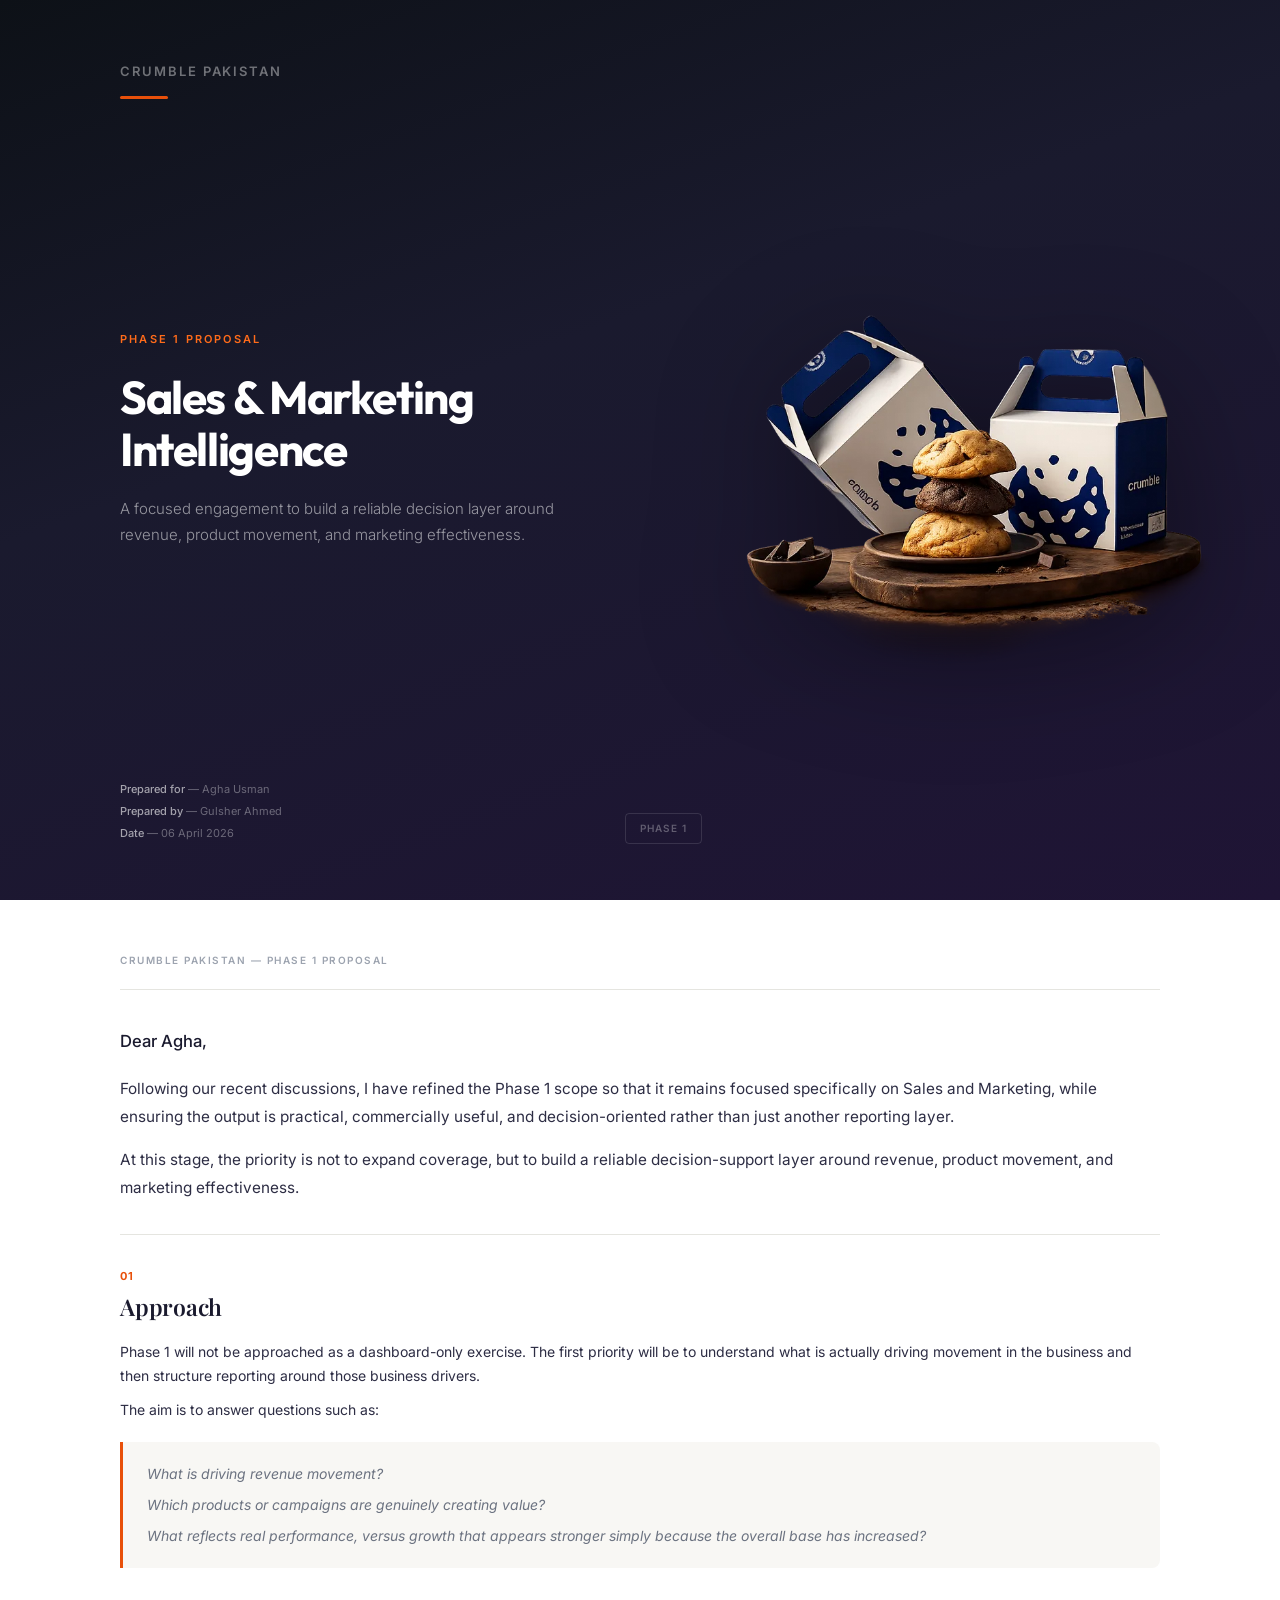
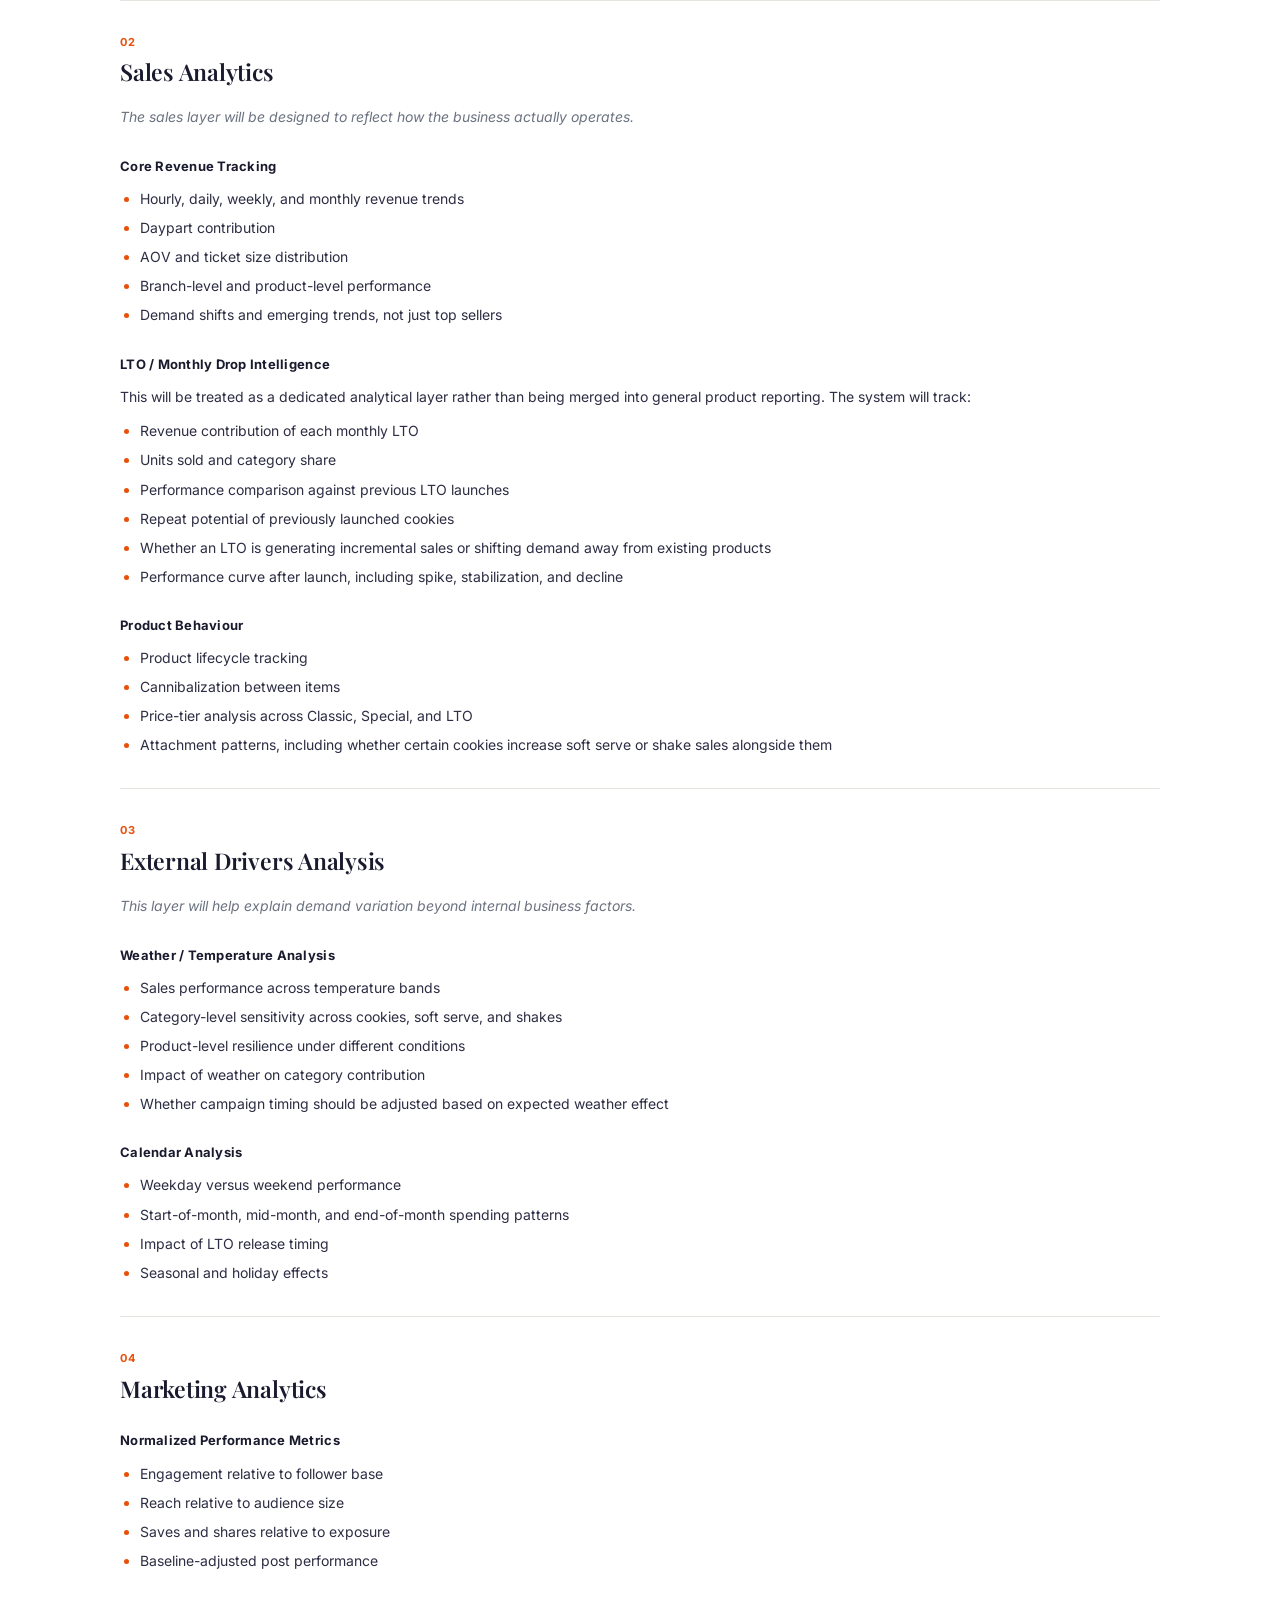
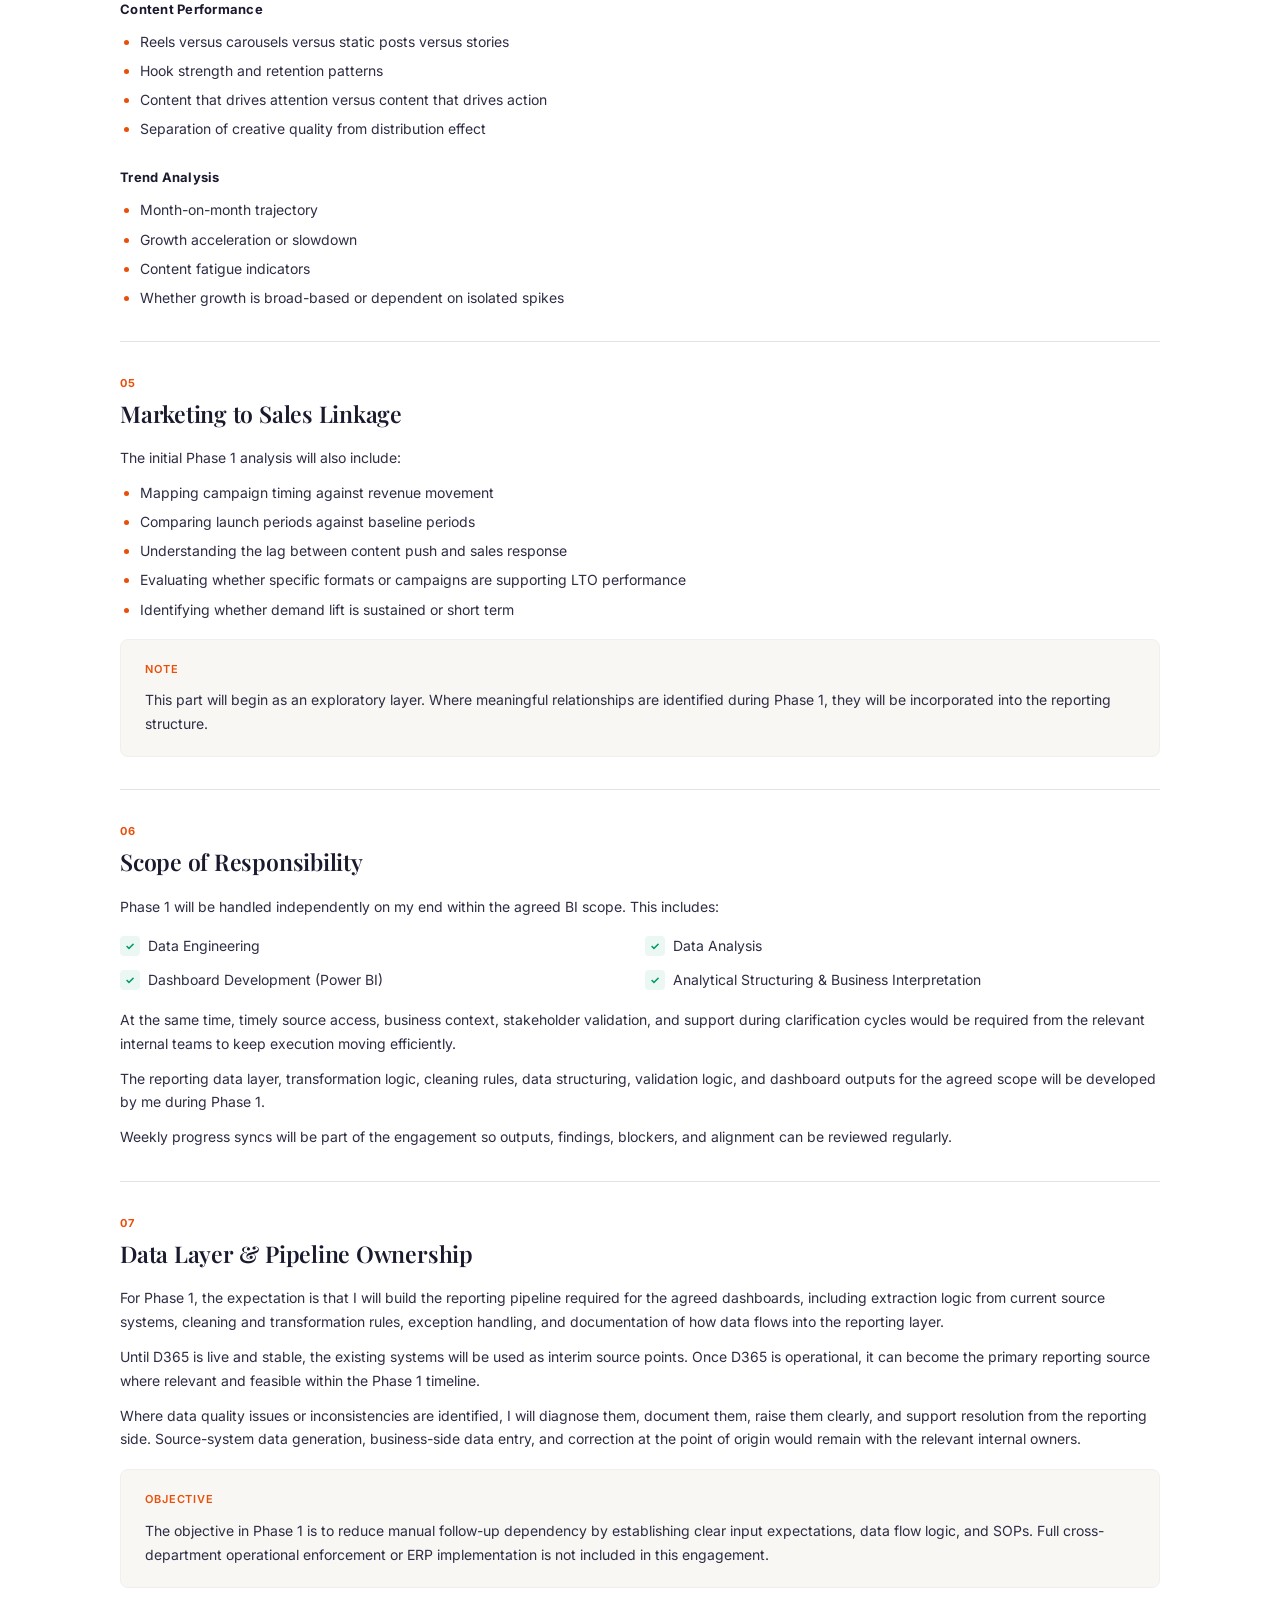
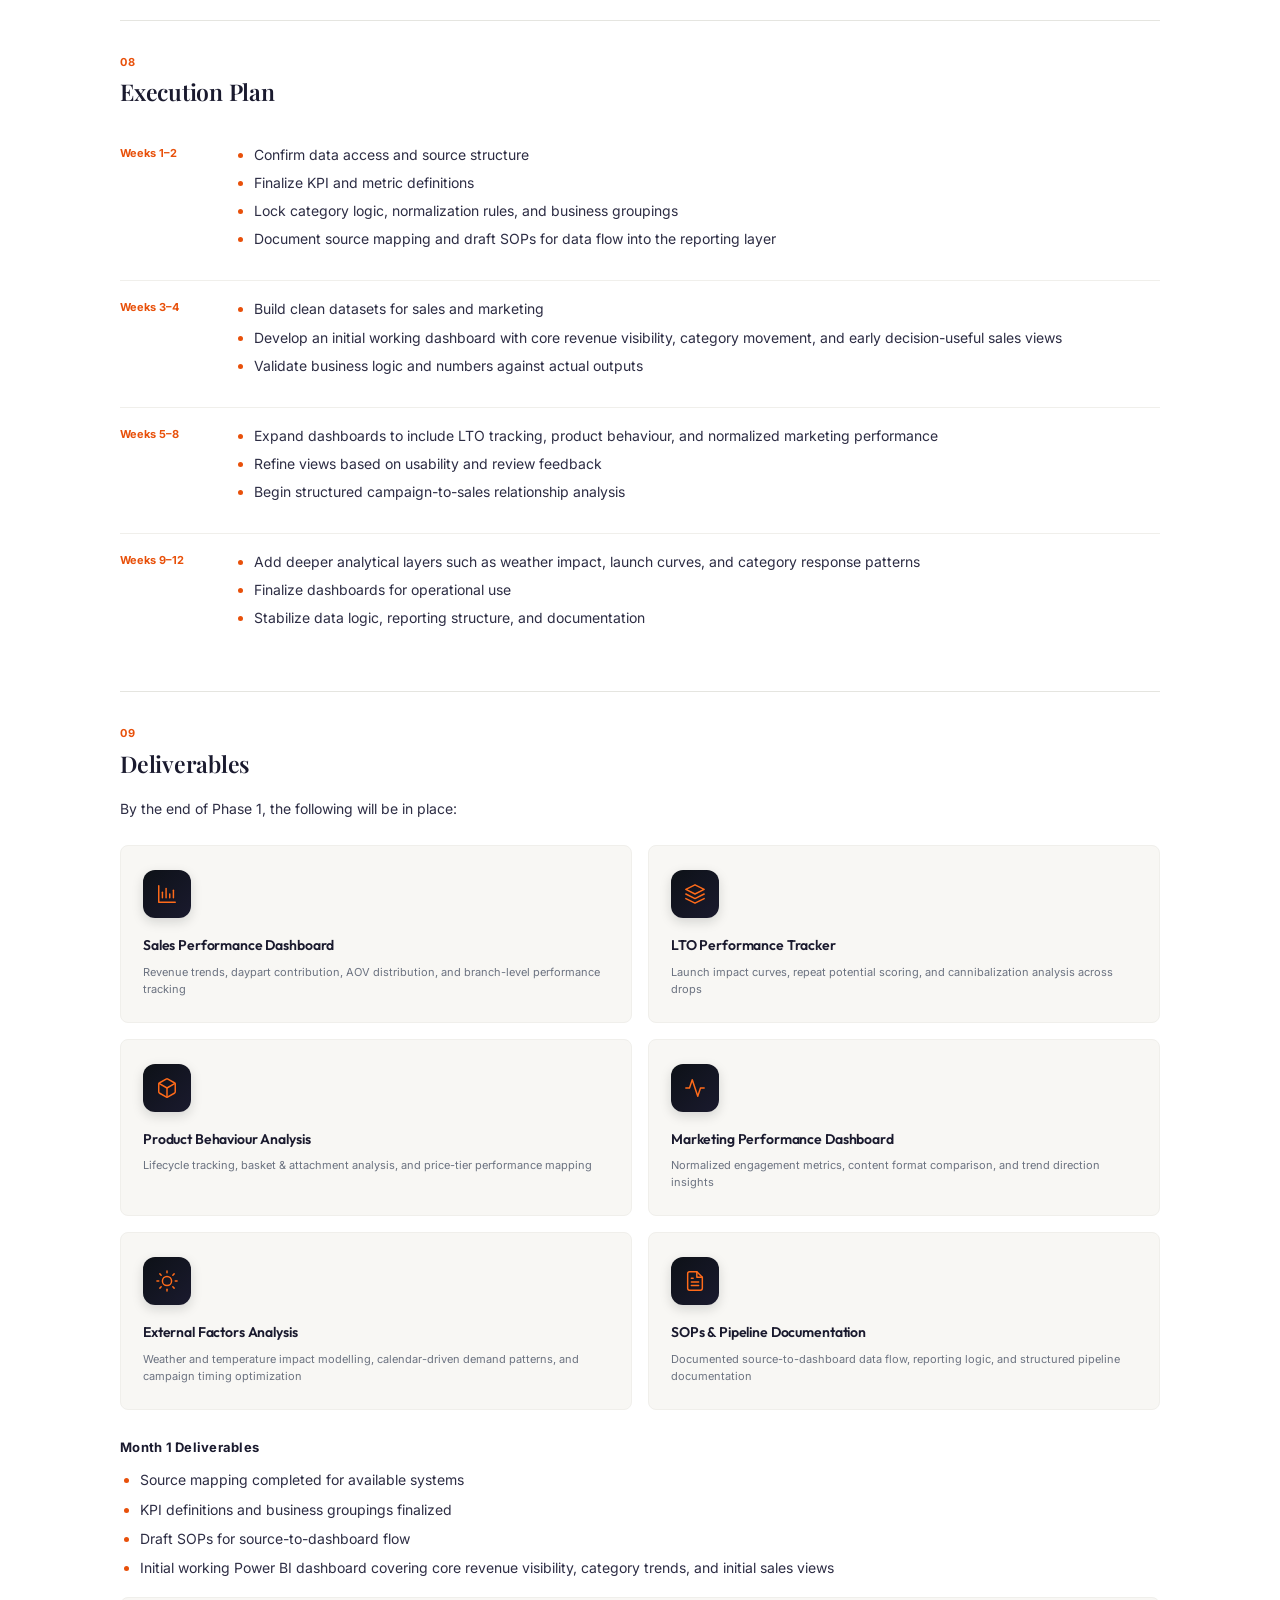
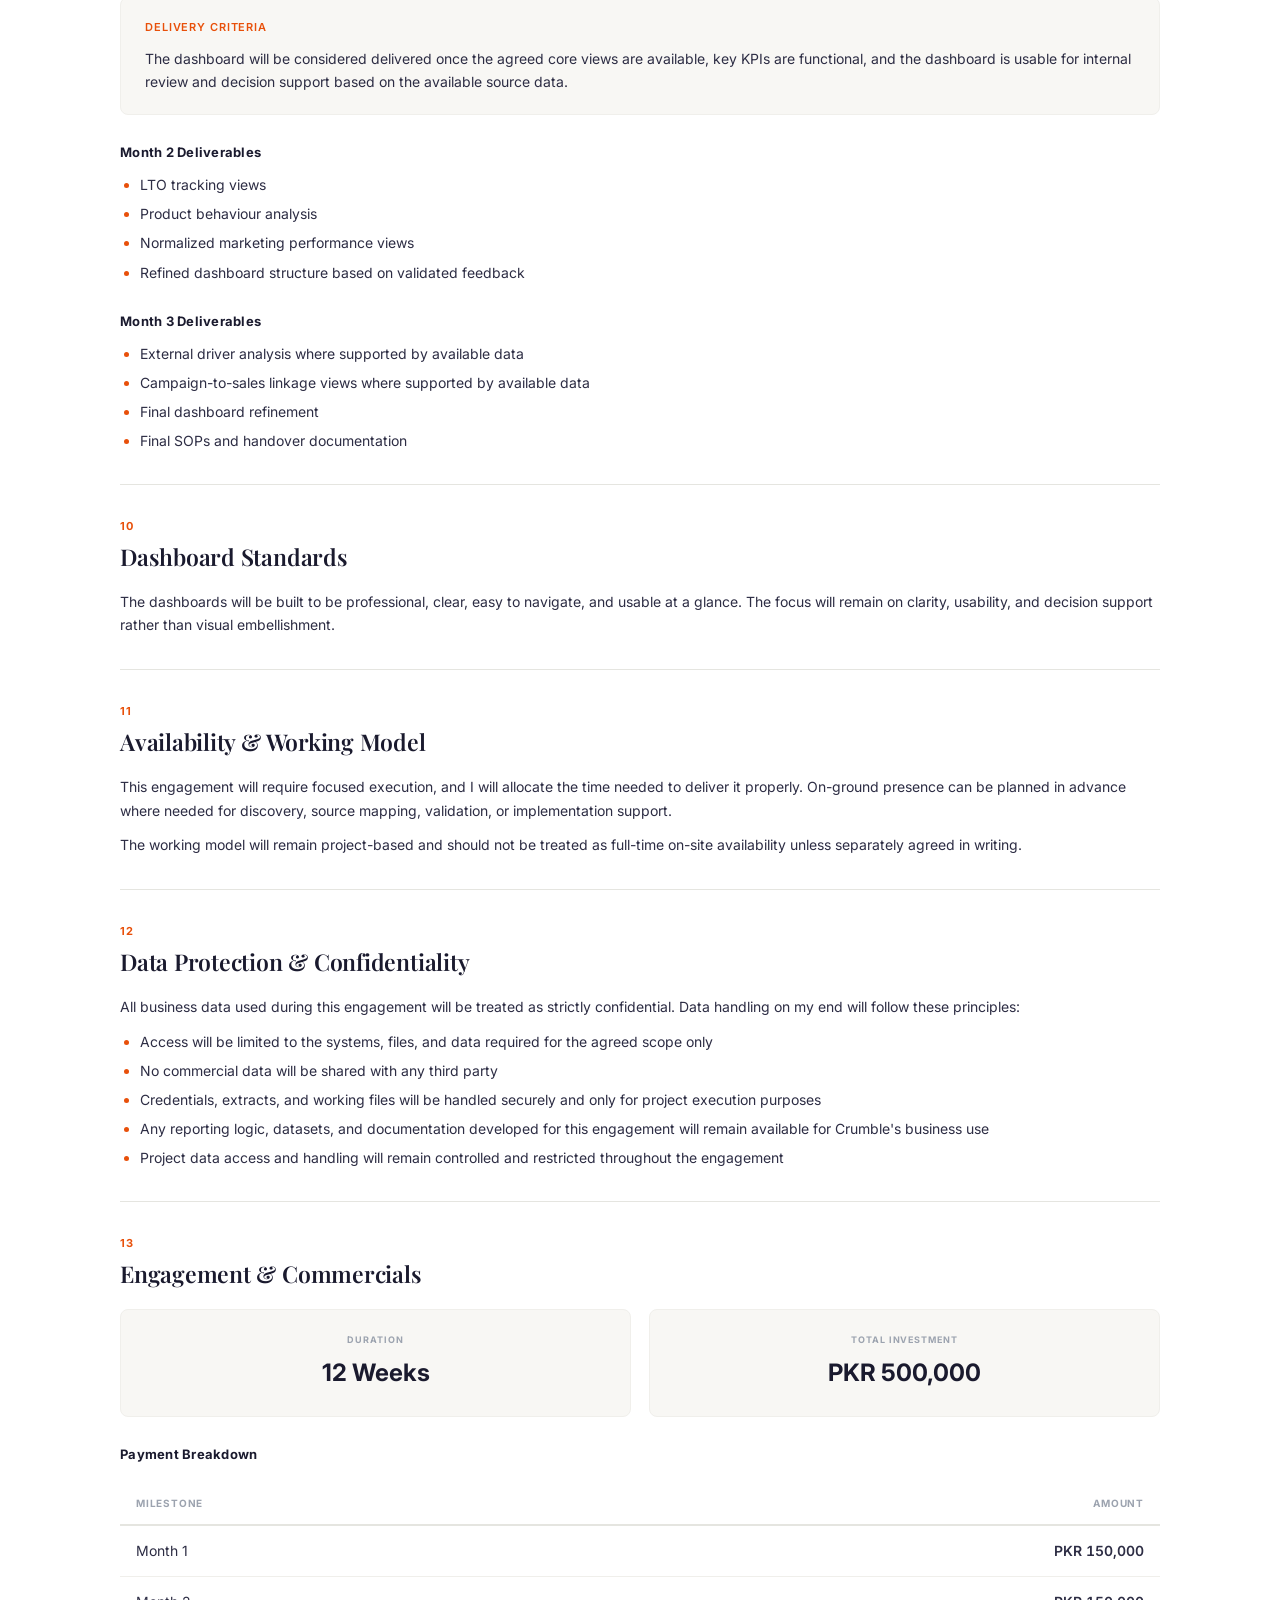
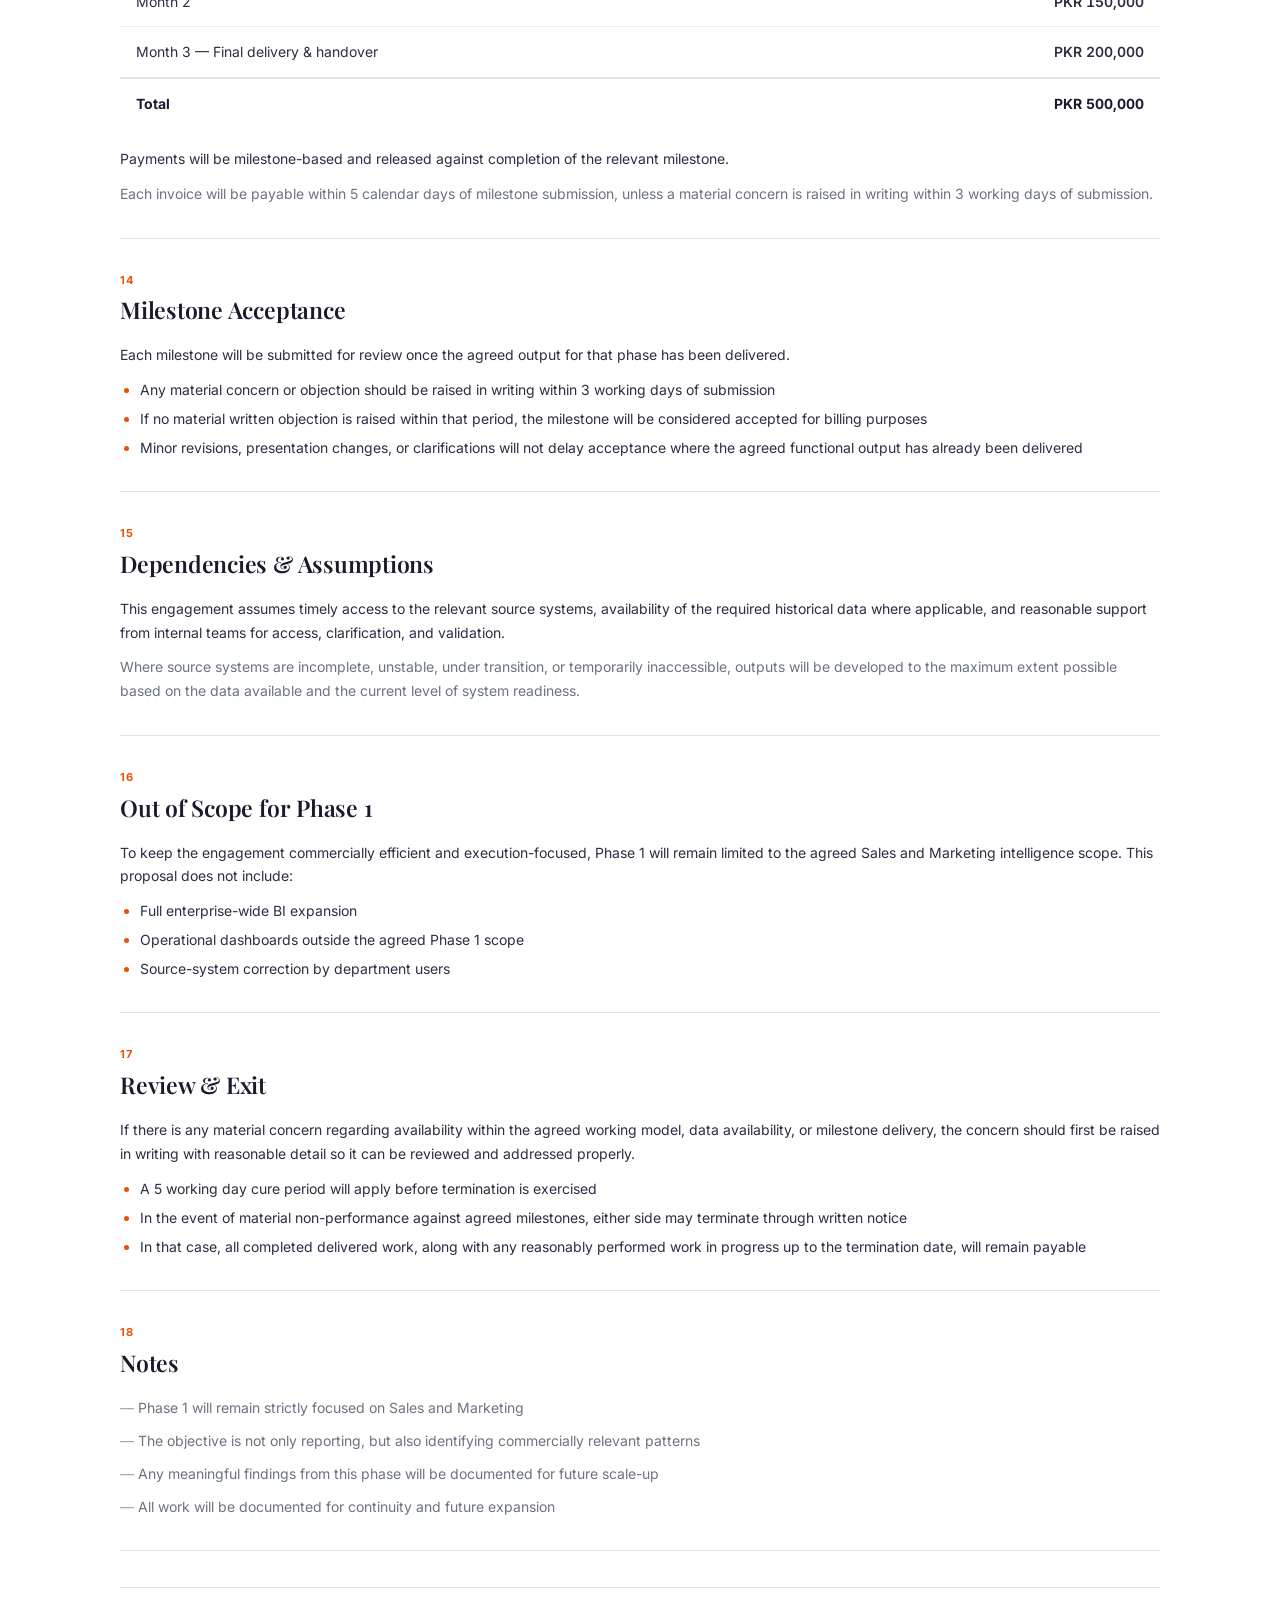
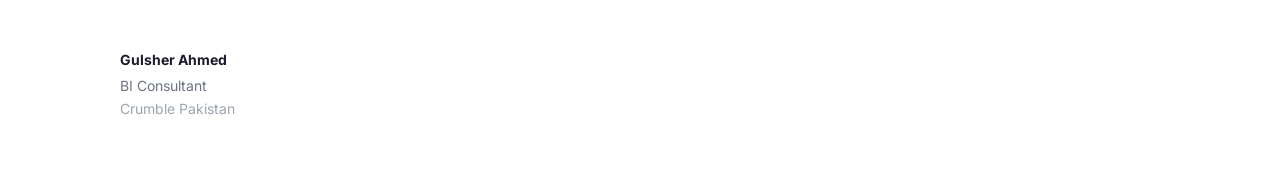
<file: index.html>
<!DOCTYPE html>
<html lang="en">
<head>
  <meta charset="UTF-8">
  <meta http-equiv="refresh" content="0; url=Phase1_Continuous.html">
  <title>Crumble Pakistan — Phase 1 Proposal</title>
</head>
<body>
  <p>Redirecting to <a href="Phase1_Continuous.html">Phase 1 Proposal</a>...</p>
</body>
</html>
</file>
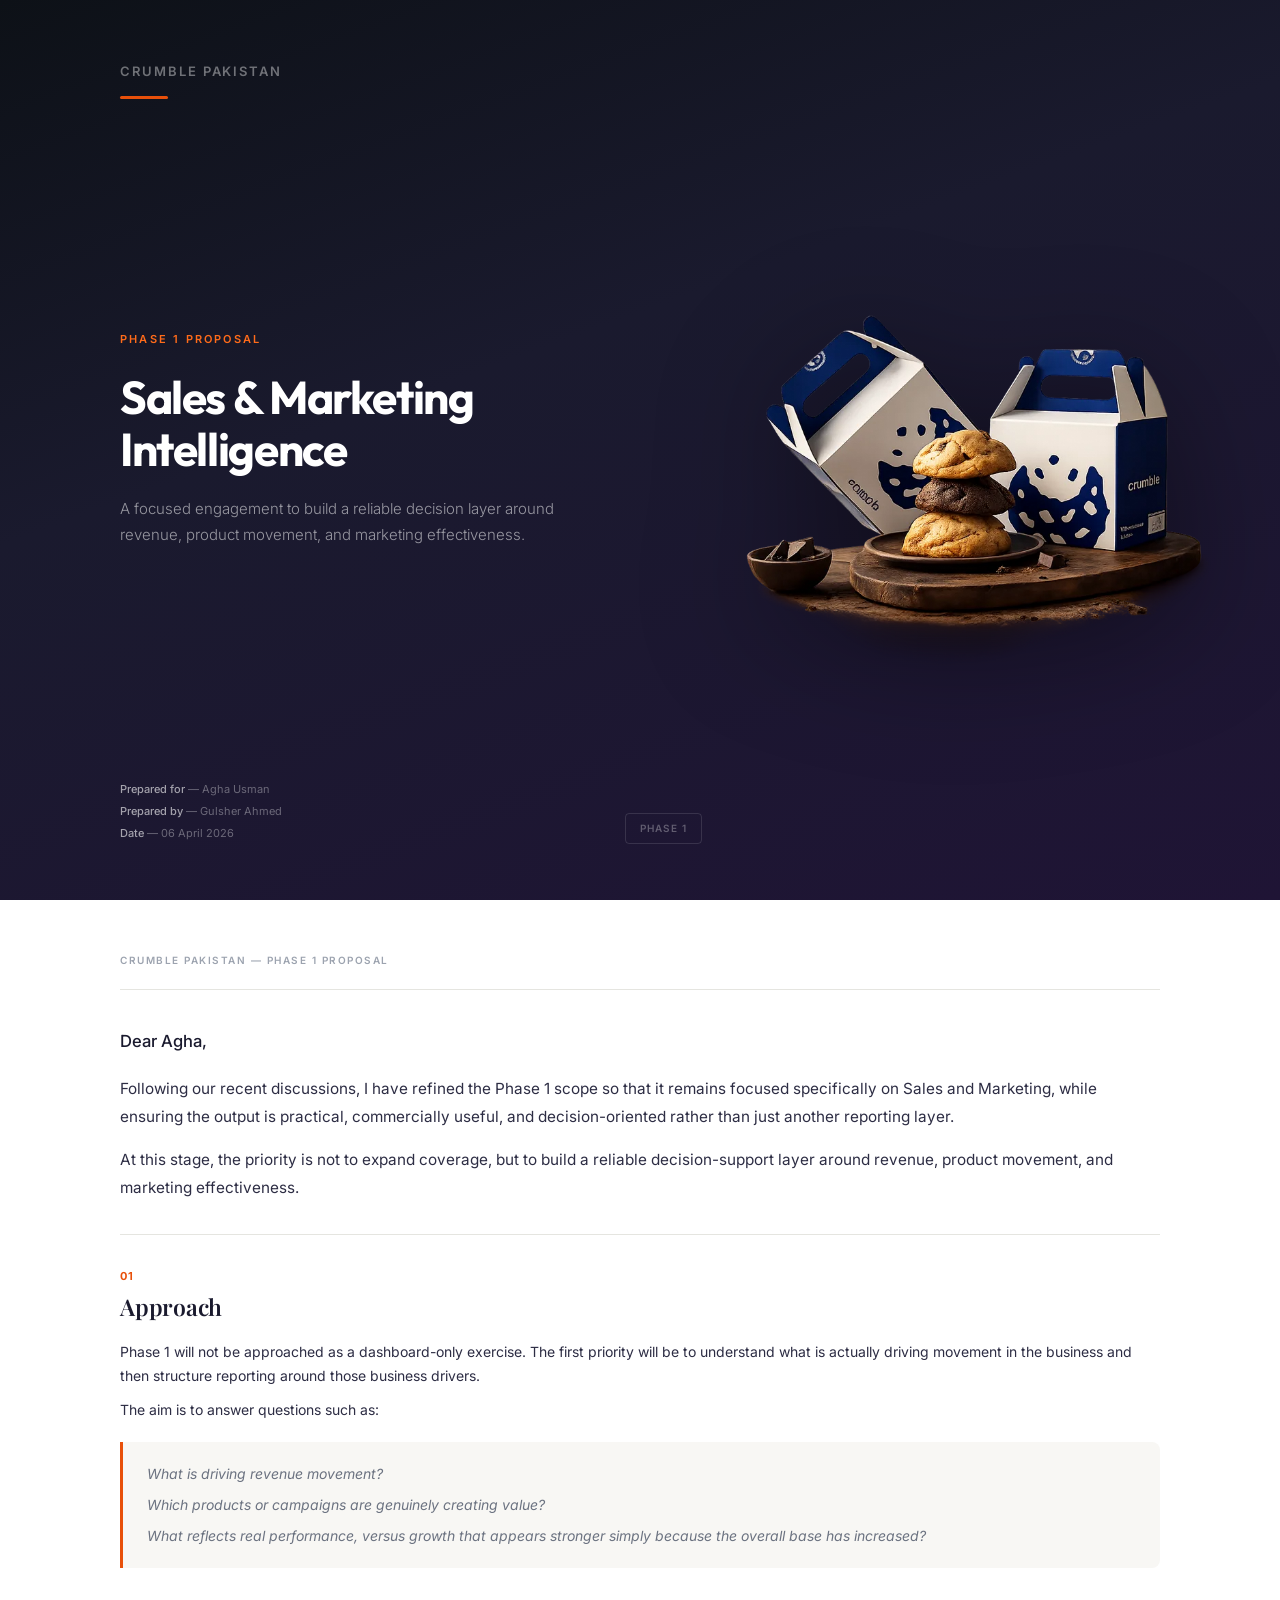
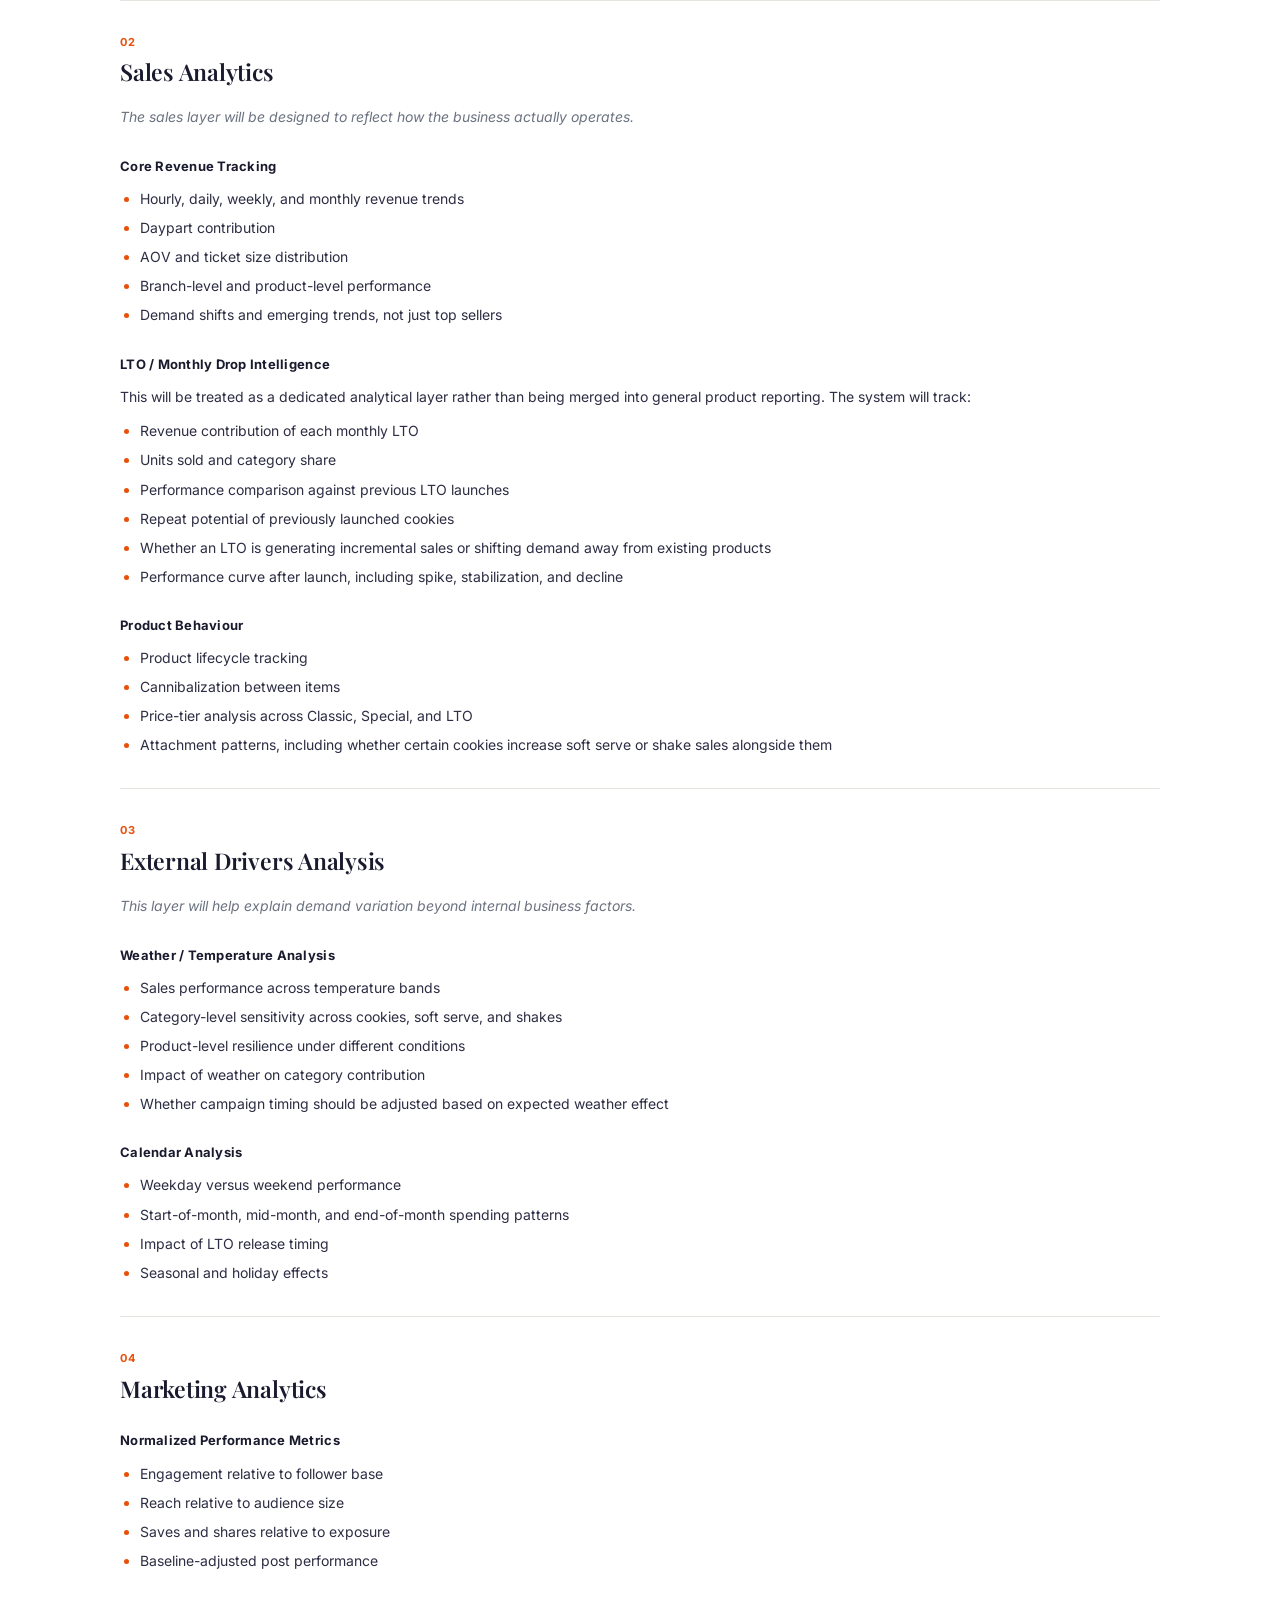
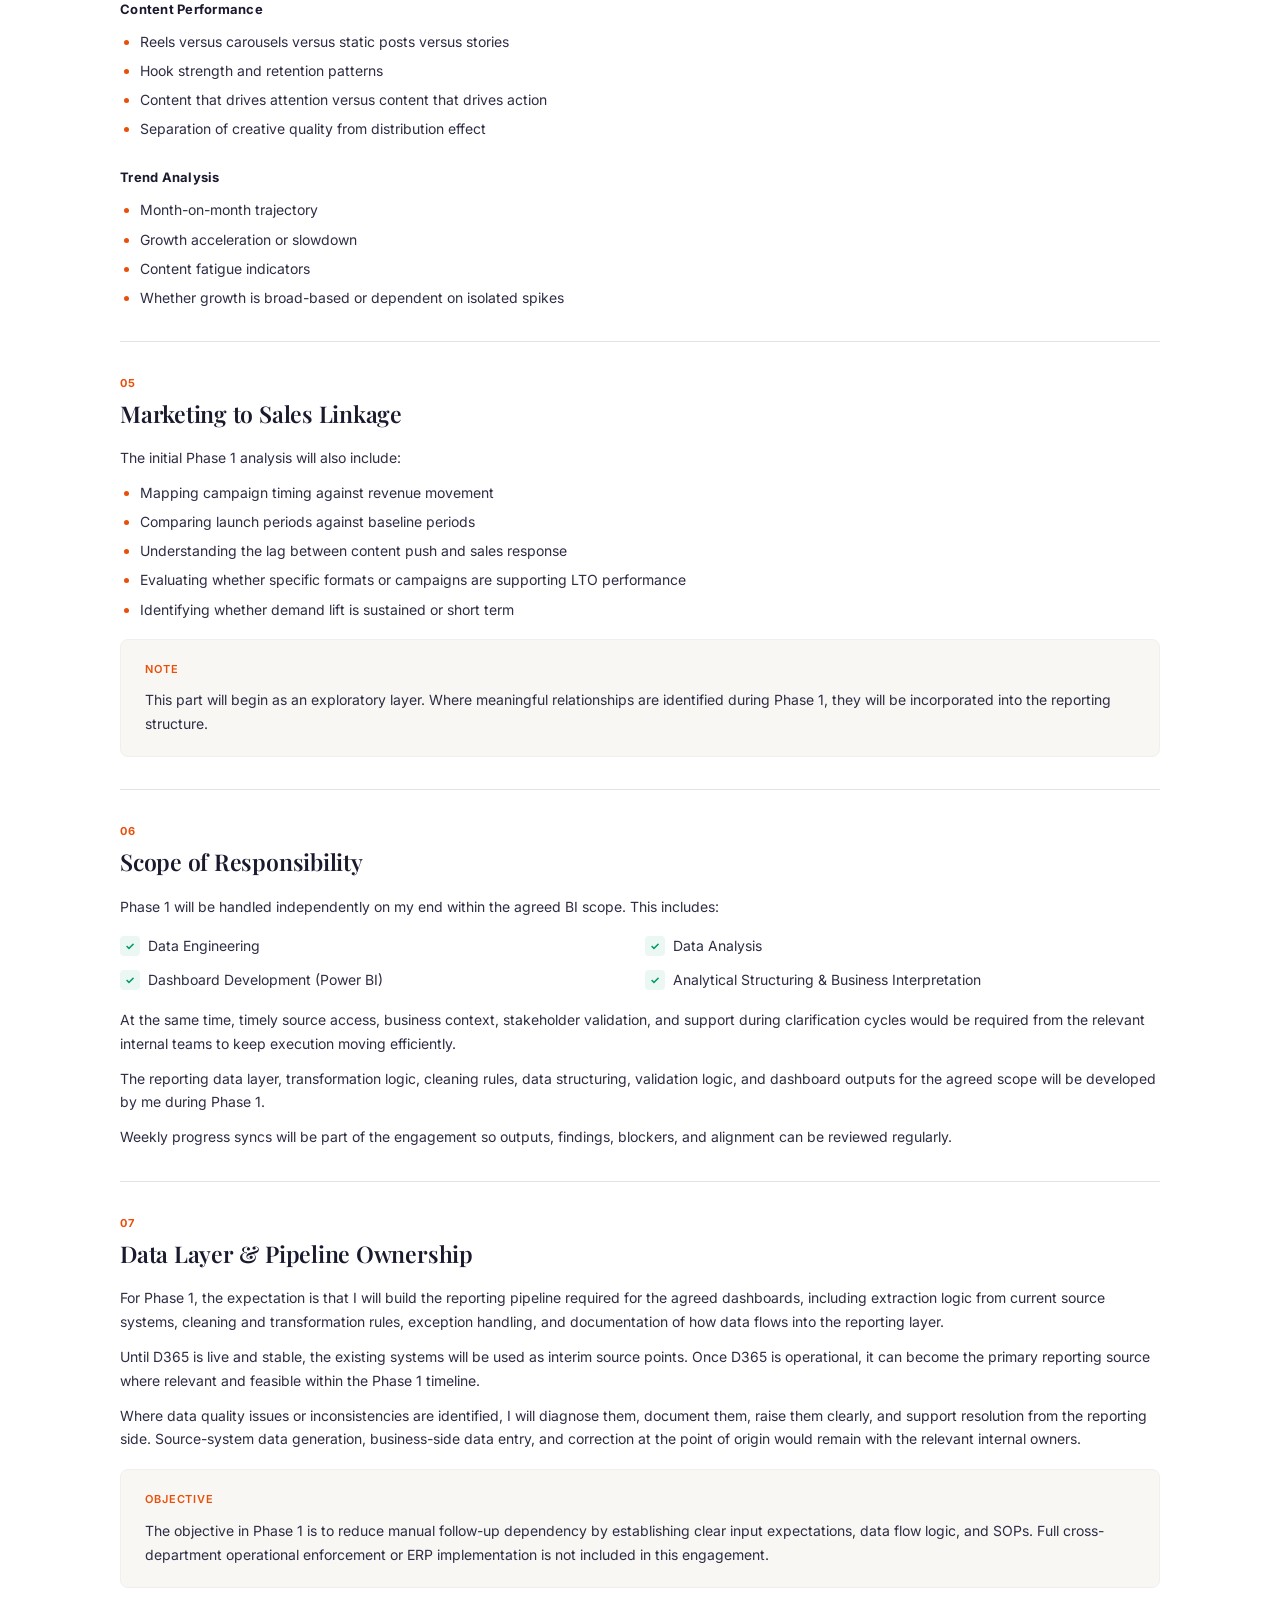
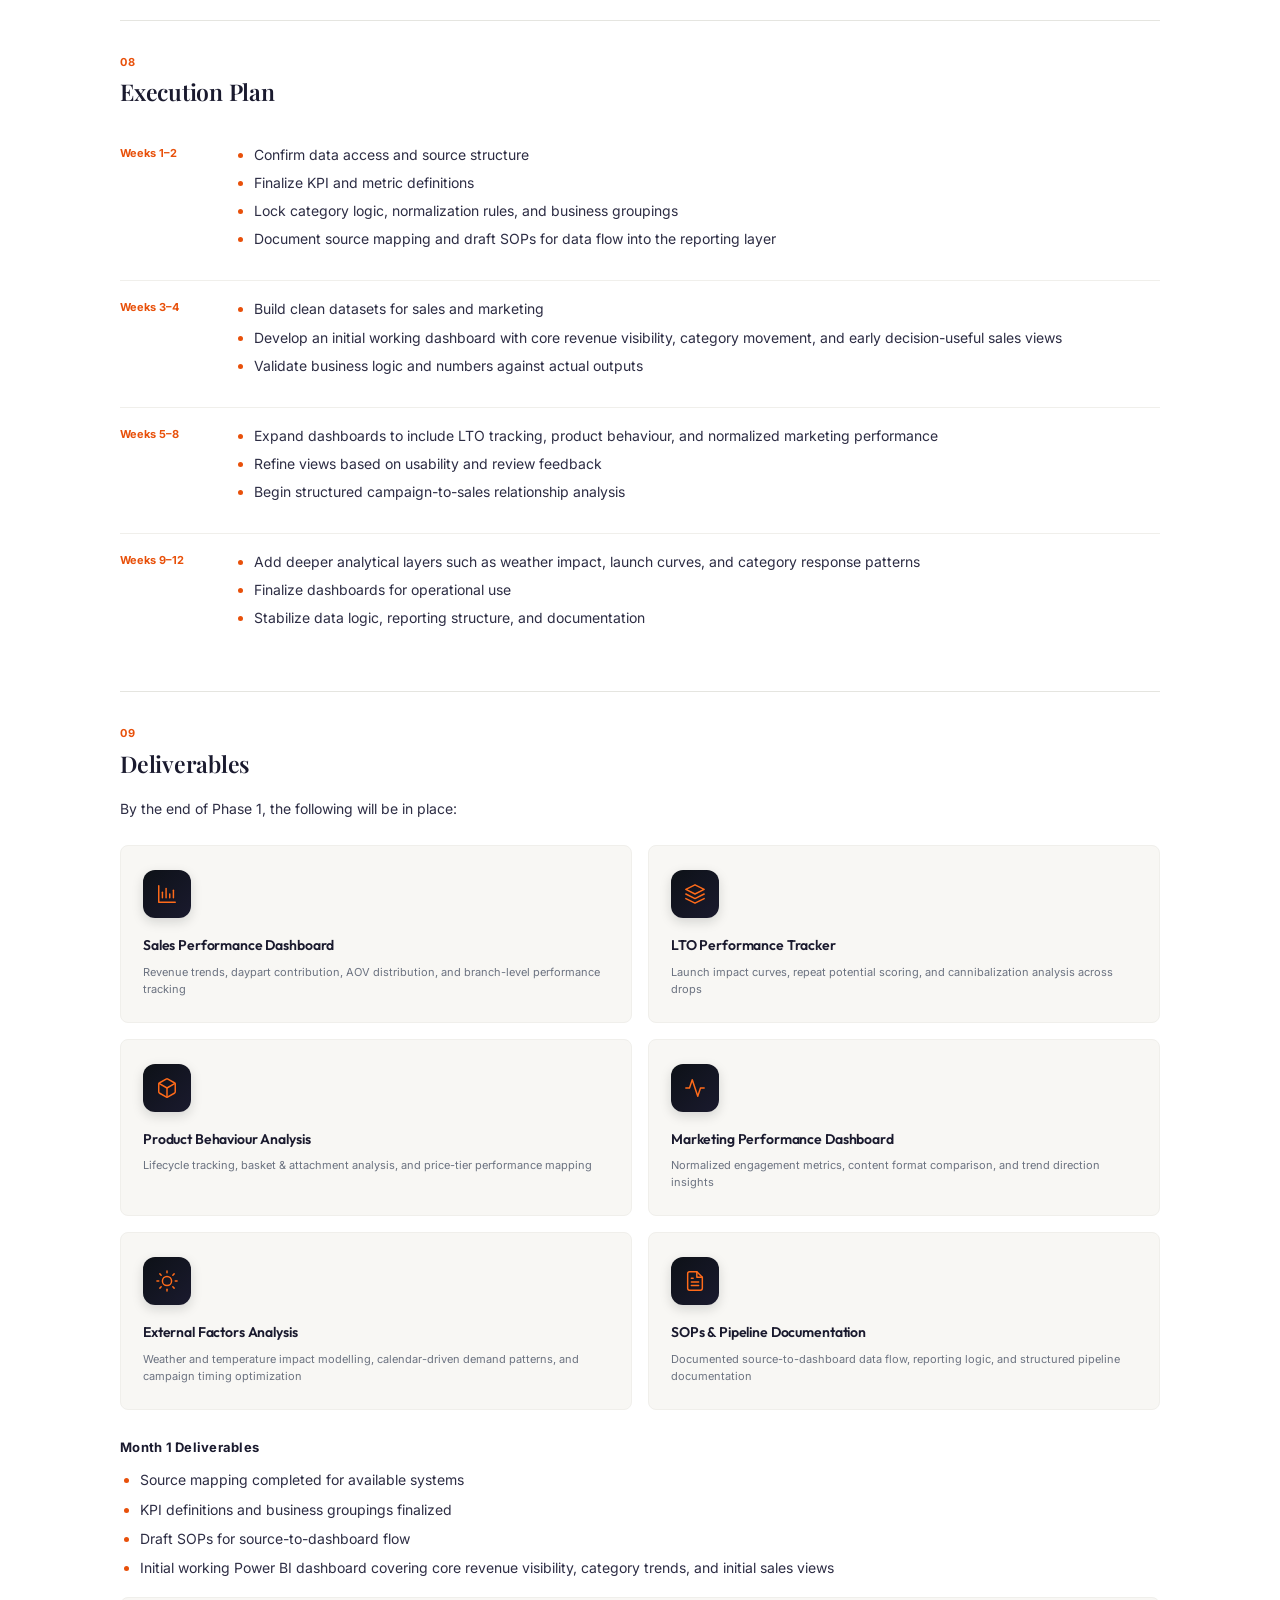
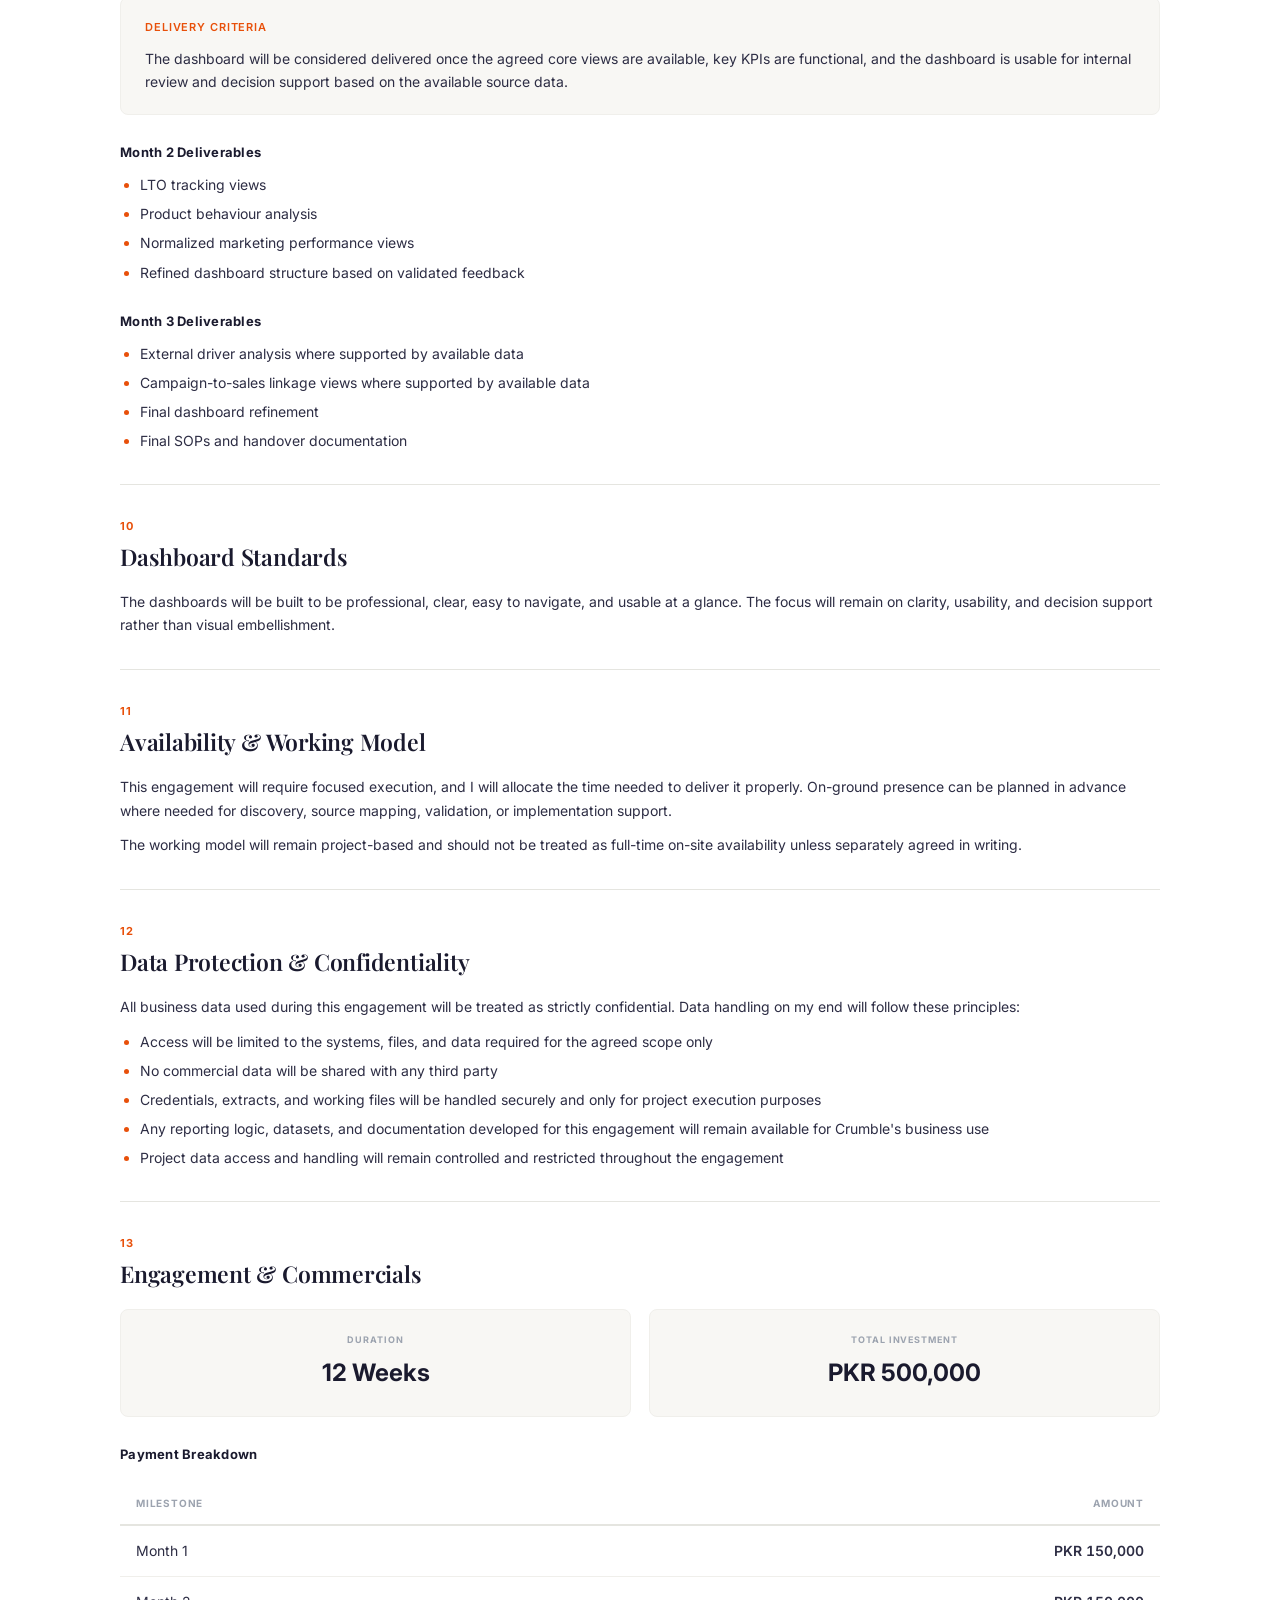
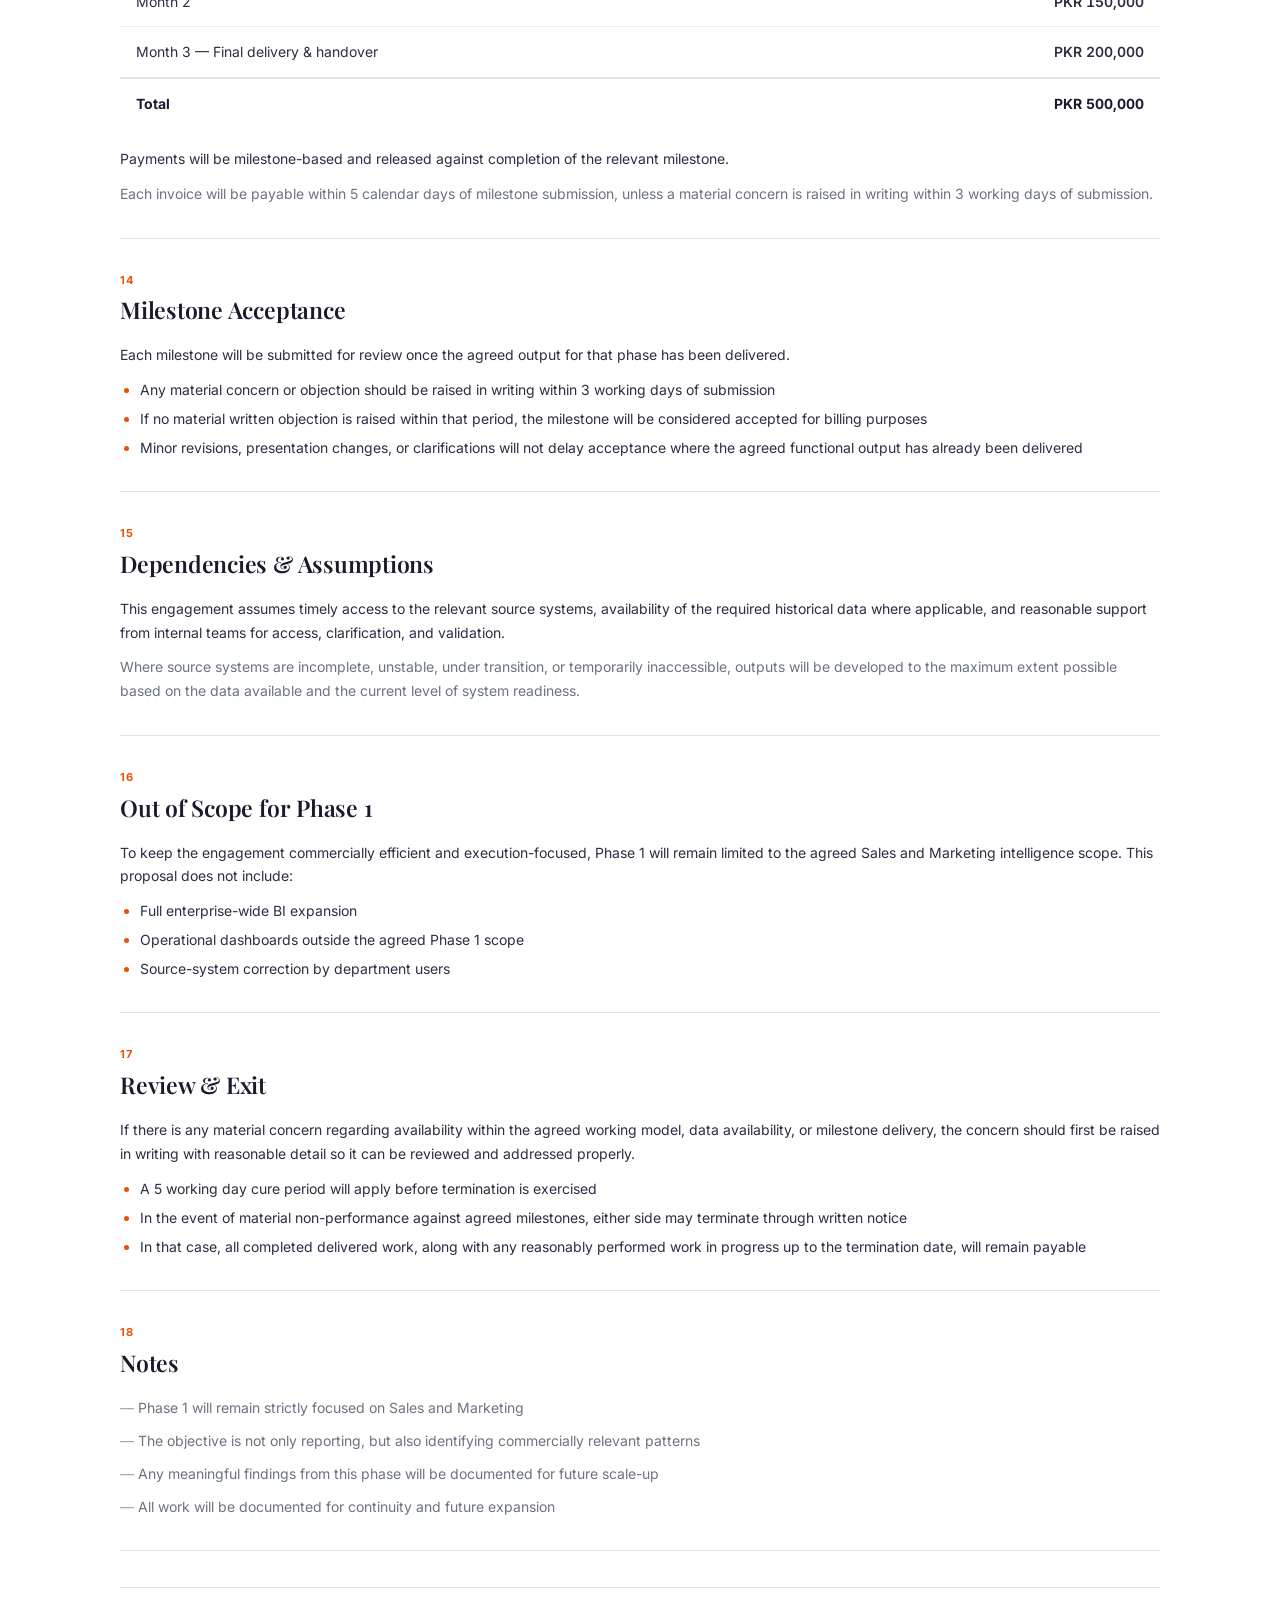
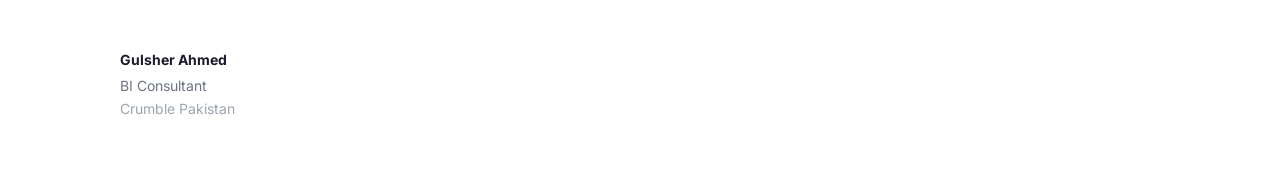
<file: Phase1_Continuous.html>
<!DOCTYPE html>
<html lang="en">
<head>
<meta charset="UTF-8">
<meta name="viewport" content="width=device-width, initial-scale=1.0">
<title>Crumble Pakistan — Phase 1: Sales & Marketing Intelligence</title>
<style>
  @import url('https://fonts.googleapis.com/css2?family=Inter:wght@300;400;500;600;700;800&display=swap');
  @import url('https://fonts.googleapis.com/css2?family=Playfair+Display:wght@400;500;600;700&display=swap');
  @import url('https://fonts.googleapis.com/css2?family=Outfit:wght@400;500;600;700;800&display=swap');

  :root {
    --ink: #1A1A2E;
    --ink-light: #2D2D44;
    --ink-muted: #6B7280;
    --ink-faint: #9CA3AF;
    --accent: #E8500A;
    --accent-light: #FF6B1A;
    --bg: #FFFFFF;
    --bg-warm: #FAFAF8;
    --bg-section: #F8F7F4;
    --border: #E5E5E0;
    --border-light: #F0EFEB;
    --positive: #059669;
    --blue: #2563EB;
  }

  *, *::before, *::after { box-sizing: border-box; margin: 0; padding: 0; }

  @page {
    size: 1400px 200in;
    margin: 0;
  }

  body {
    font-family: 'Inter', -apple-system, BlinkMacSystemFont, sans-serif;
    color: var(--ink);
    background: white;
    line-height: 1.7;
    font-size: 10.5pt;
    -webkit-font-smoothing: antialiased;
    margin: 0;
    padding: 0;
  }

  /* ══════════════ COVER PAGE ══════════════ */
  .cover {
    width: 100%;
    min-height: 900px;
    display: flex;
    flex-direction: row;
    background: linear-gradient(160deg, #0D1117 0%, #1A1A2E 40%, #1F1435 100%);
    color: white;
    overflow: hidden;
  }

  .cover-left {
    flex: 1;
    display: flex;
    flex-direction: column;
    justify-content: space-between;
    padding: 60px 40px 56px 120px;
    min-width: 0;
  }

  .cover-right {
    width: 42%;
    display: flex;
    align-items: center;
    justify-content: center;
    padding: 60px 60px 60px 0;
  }

  .cover-right img {
    max-width: 100%;
    max-height: 700px;
    object-fit: contain;
    filter: drop-shadow(0 20px 60px rgba(0,0,0,0.4));
  }

  .cover-top {
    margin-bottom: 40px;
  }

  .cover-logo {
    font-size: 13px;
    font-weight: 600;
    letter-spacing: 0.15em;
    text-transform: uppercase;
    color: rgba(255,255,255,0.4);
  }

  .cover-accent-line {
    width: 48px;
    height: 3px;
    background: var(--accent);
    border-radius: 2px;
    margin-top: 14px;
  }

  .cover-center {
    flex: 1;
    display: flex;
    flex-direction: column;
    justify-content: center;
  }

  .cover-label {
    font-size: 11px;
    font-weight: 600;
    letter-spacing: 0.2em;
    text-transform: uppercase;
    color: var(--accent-light);
    margin-bottom: 22px;
  }

  .cover-title {
    font-family: 'Outfit', sans-serif;
    font-size: 46px;
    font-weight: 700;
    line-height: 1.15;
    letter-spacing: -0.03em;
    margin-bottom: 20px;
  }

  .cover-subtitle {
    font-size: 15px;
    font-weight: 300;
    color: rgba(255,255,255,0.55);
    line-height: 1.7;
    max-width: 440px;
  }

  .cover-bottom {
    margin-top: 40px;
    display: flex;
    justify-content: space-between;
    align-items: flex-end;
  }

  .cover-meta {
    font-size: 11px;
    color: rgba(255,255,255,0.35);
    line-height: 2;
  }

  .cover-meta strong {
    color: rgba(255,255,255,0.6);
    font-weight: 500;
  }

  .cover-badge {
    font-size: 10px;
    font-weight: 600;
    letter-spacing: 0.1em;
    text-transform: uppercase;
    color: rgba(255,255,255,0.3);
    border: 1px solid rgba(255,255,255,0.12);
    padding: 6px 14px;
    border-radius: 4px;
  }

  /* ══════════════ CONTENT ══════════════ */
  .content {
    width: 100%;
    max-width: 100%;
    padding: 52px 120px 60px;
  }

  .page-header {
    display: flex;
    justify-content: space-between;
    align-items: center;
    padding-bottom: 20px;
    border-bottom: 1px solid var(--border);
    margin-bottom: 36px;
  }

  .page-header-left {
    font-size: 10px;
    font-weight: 600;
    letter-spacing: 0.15em;
    text-transform: uppercase;
    color: var(--ink-faint);
  }

  /* ── Letter Opening ── */
  .letter-opening {
    font-size: 11.5pt;
    line-height: 1.85;
    color: var(--ink-light);
    margin-bottom: 32px;
  }

  .letter-opening .greeting {
    font-size: 12.5pt;
    font-weight: 500;
    color: var(--ink);
    margin-bottom: 18px;
    display: block;
  }

  .letter-opening p {
    margin-bottom: 14px;
  }

  /* ── Section Headers ── */
  .section-num {
    font-size: 11px;
    font-weight: 700;
    color: var(--accent);
    letter-spacing: 0.08em;
    margin-bottom: 6px;
    display: block;
  }

  h2 {
    font-family: 'Playfair Display', Georgia, serif;
    font-size: 23px;
    font-weight: 600;
    color: var(--ink);
    letter-spacing: -0.01em;
    margin-bottom: 18px;
    line-height: 1.3;
  }

  h3 {
    font-size: 13px;
    font-weight: 700;
    color: var(--ink);
    letter-spacing: 0.02em;
    margin-top: 26px;
    margin-bottom: 10px;
  }

  h4 {
    font-size: 11.5px;
    font-weight: 600;
    color: var(--ink-light);
    margin-top: 20px;
    margin-bottom: 8px;
  }

  p {
    margin-bottom: 11px;
    color: var(--ink-light);
  }

  /* ── Lists ── */
  ul, ol {
    padding-left: 20px;
    margin-bottom: 14px;
  }

  li {
    margin-bottom: 6px;
    color: var(--ink-light);
    line-height: 1.65;
  }

  li::marker {
    color: var(--accent);
  }

  /* ── Highlight Boxes ── */
  .key-questions {
    background: var(--bg-section);
    border-left: 3px solid var(--accent);
    border-radius: 0 8px 8px 0;
    padding: 20px 24px;
    margin: 20px 0;
  }

  .key-questions p {
    font-size: 10.5pt;
    font-style: italic;
    color: var(--ink-muted);
    margin-bottom: 7px;
  }

  .key-questions p:last-child { margin-bottom: 0; }

  .info-card {
    background: var(--bg-section);
    border: 1px solid var(--border-light);
    border-radius: 8px;
    padding: 20px 24px;
    margin: 18px 0;
  }

  .info-card h4 {
    margin-top: 0;
    font-size: 11px;
    letter-spacing: 0.08em;
    text-transform: uppercase;
    color: var(--accent);
    margin-bottom: 10px;
  }

  /* ── Timeline ── */
  .timeline { margin: 20px 0; }

  .timeline-row {
    display: flex;
    gap: 18px;
    padding: 16px 0;
    border-bottom: 1px solid var(--border-light);
    align-items: flex-start;
  }

  .timeline-row:last-child { border-bottom: none; }

  .timeline-week {
    min-width: 96px;
    font-size: 11px;
    font-weight: 700;
    color: var(--accent);
    padding-top: 1px;
  }

  .timeline-desc { flex: 1; }
  .timeline-desc li { font-size: 10.5pt; margin-bottom: 5px; }

  /* ── Deliverables Grid ── */
  .deliverables {
    display: grid;
    grid-template-columns: 1fr 1fr;
    gap: 16px;
    margin: 24px 0;
  }

  .deliverable-item {
    background: var(--bg-section);
    border: 1px solid var(--border-light);
    border-radius: 8px;
    padding: 24px 22px;
  }

  .deliverable-item .d-icon {
    width: 48px;
    height: 48px;
    border-radius: 12px;
    background: linear-gradient(135deg, #0D1117, #1A1A2E);
    display: flex;
    align-items: center;
    justify-content: center;
    margin-bottom: 16px;
    box-shadow: 0 4px 12px rgba(13,17,23,0.15);
  }
  .deliverable-item .d-icon svg {
    width: 22px;
    height: 22px;
    stroke: var(--accent-light);
    fill: none;
    stroke-width: 1.6;
    stroke-linecap: round;
    stroke-linejoin: round;
  }
  .deliverable-item .d-title {
    font-family: 'Outfit', sans-serif;
    font-size: 14px;
    font-weight: 600;
    color: var(--ink);
    margin-bottom: 6px;
    letter-spacing: -0.01em;
  }
  .deliverable-item .d-desc {
    font-size: 11px;
    color: var(--ink-muted);
    line-height: 1.55;
  }

  .deliverables .deliverable-item.full-width {
    grid-column: 1 / -1;
  }

  /* ── Commercials ── */
  .commercial-summary {
    display: flex;
    gap: 18px;
    margin: 20px 0;
  }

  .summary-box {
    flex: 1;
    background: var(--bg-section);
    border: 1px solid var(--border-light);
    border-radius: 8px;
    padding: 22px;
    text-align: center;
  }

  .summary-box .label {
    font-size: 9px;
    font-weight: 700;
    letter-spacing: 0.1em;
    text-transform: uppercase;
    color: var(--ink-faint);
    margin-bottom: 6px;
  }

  .summary-box .value {
    font-size: 24px;
    font-weight: 700;
    color: var(--ink);
  }

  .commercial-table {
    width: 100%;
    border-collapse: collapse;
    margin: 18px 0;
    font-size: 10.5pt;
  }

  .commercial-table th {
    text-align: left;
    font-size: 10px;
    font-weight: 700;
    letter-spacing: 0.08em;
    text-transform: uppercase;
    color: var(--ink-faint);
    padding: 12px 16px;
    border-bottom: 2px solid var(--border);
  }

  .commercial-table td {
    padding: 13px 16px;
    border-bottom: 1px solid var(--border-light);
    color: var(--ink-light);
  }

  .commercial-table tr:last-child td { border-bottom: none; }

  .commercial-table .total td {
    font-weight: 700;
    color: var(--ink);
    border-top: 2px solid var(--border);
    border-bottom: none;
  }

  .amount {
    font-weight: 600;
    font-variant-numeric: tabular-nums;
  }

  /* ── Scope Items ── */
  .scope-grid {
    display: grid;
    grid-template-columns: 1fr 1fr;
    gap: 10px;
    margin: 16px 0;
  }

  .scope-item {
    display: flex;
    align-items: center;
    gap: 8px;
    font-size: 10.5pt;
    color: var(--ink-light);
  }

  .scope-item .check {
    width: 20px;
    height: 20px;
    border-radius: 4px;
    background: rgba(5,150,105,0.08);
    color: var(--positive);
    display: flex;
    align-items: center;
    justify-content: center;
    font-size: 11px;
    font-weight: 700;
    flex-shrink: 0;
  }

  /* ── Notes List ── */
  .notes-list {
    list-style: none;
    padding-left: 0;
    margin: 16px 0;
  }

  .notes-list li {
    position: relative;
    padding-left: 18px;
    margin-bottom: 10px;
    font-size: 10.5pt;
    color: var(--ink-muted);
    line-height: 1.65;
  }

  .notes-list li::before {
    content: '—';
    position: absolute;
    left: 0;
    color: var(--ink-faint);
  }

  /* ── Closing ── */
  .closing {
    margin-top: 36px;
    padding-top: 28px;
    border-top: 1px solid var(--border);
  }

  .closing p { margin-bottom: 10px; }

  .signature { margin-top: 32px; }
  .signature .name { font-size: 14px; font-weight: 700; color: var(--ink); margin-bottom: 2px; }
  .signature .role { font-size: 10.5pt; color: var(--ink-muted); }

  .section-divider {
    height: 1px;
    background: var(--border);
    margin: 32px 0;
  }

  .accent-bar {
    width: 36px;
    height: 3px;
    background: var(--accent);
    border-radius: 2px;
    margin-bottom: 20px;
  }

  /* ── Section with Image ── */
  .section-with-image {
    display: flex;
    gap: 40px;
    align-items: flex-start;
  }

  .section-with-image .section-text {
    flex: 1;
    min-width: 0;
  }

  .section-with-image .section-image {
    width: 280px;
    flex-shrink: 0;
    display: flex;
    align-items: flex-start;
    padding-top: 20px;
  }

  .section-with-image .section-image img {
    width: 100%;
    border-radius: 12px;
    filter: drop-shadow(0 8px 24px rgba(0,0,0,0.12));
  }

  /* ══════════════ RESPONSIVE ══════════════ */
  @media (max-width: 768px) {
    .cover {
      flex-direction: column;
      min-height: auto;
    }
    .cover-left {
      padding: 40px 24px 32px;
    }
    .cover-right {
      width: 100%;
      padding: 0 24px 40px;
    }
    .cover-right img {
      max-height: 360px;
    }
    .cover-title {
      font-size: 32px;
    }
    .cover-subtitle {
      font-size: 13px;
    }
    .cover-bottom {
      flex-direction: column;
      gap: 16px;
      align-items: flex-start;
    }

    .content {
      padding: 32px 20px 40px;
    }

    h2 {
      font-size: 20px;
    }

    .deliverables {
      grid-template-columns: 1fr;
    }

    .commercial-summary {
      flex-direction: column;
    }

    .scope-grid {
      grid-template-columns: 1fr;
    }

    .timeline-row {
      flex-direction: column;
      gap: 6px;
    }

    .timeline-week {
      min-width: unset;
    }

    .section-with-image {
      flex-direction: column;
    }
    .section-with-image .section-image {
      width: 100%;
      padding-top: 0;
    }

    .commercial-table {
      font-size: 9.5pt;
    }
    .commercial-table th,
    .commercial-table td {
      padding: 10px 8px;
    }
  }
</style>
</head>
<body>

<!-- ══════════════ COVER ══════════════ -->
<div class="cover">
  <div class="cover-left">
    <div class="cover-top">
      <div class="cover-logo">Crumble Pakistan</div>
      <div class="cover-accent-line"></div>
    </div>
    <div class="cover-center">
      <div class="cover-label">Phase 1 Proposal</div>
      <div class="cover-title">Sales &amp; Marketing<br>Intelligence</div>
      <div class="cover-subtitle">A focused engagement to build a reliable decision layer around revenue, product movement, and marketing effectiveness.</div>
    </div>
    <div class="cover-bottom">
      <div class="cover-meta">
        <strong>Prepared for</strong> — Agha Usman<br>
        <strong>Prepared by</strong> — Gulsher Ahmed<br>
        <strong>Date</strong> — 06 April 2026
      </div>
      <div class="cover-badge">Phase 1</div>
    </div>
  </div>
  <div class="cover-right">
    <img src="assets/crumble_hero.webp" alt="Crumble Pakistan">
  </div>
</div>

<!-- ══════════════ ALL CONTENT — ONE CONTINUOUS FLOW ══════════════ -->
<div class="content">
  <div class="page-header">
    <div class="page-header-left">Crumble Pakistan — Phase 1 Proposal</div>
  </div>

  <!-- Letter -->
  <div class="letter-opening">
    <span class="greeting">Dear Agha,</span>
    <p>Following our recent discussions, I have refined the Phase 1 scope so that it remains focused specifically on Sales and Marketing, while ensuring the output is practical, commercially useful, and decision-oriented rather than just another reporting layer.</p>
    <p>At this stage, the priority is not to expand coverage, but to build a reliable decision-support layer around revenue, product movement, and marketing effectiveness.</p>
  </div>

  <div class="section-divider"></div>

  <!-- 01: Approach -->
  <span class="section-num">01</span>
  <h2>Approach</h2>
  <p>Phase 1 will not be approached as a dashboard-only exercise. The first priority will be to understand what is actually driving movement in the business and then structure reporting around those business drivers.</p>
  <p>The aim is to answer questions such as:</p>
  <div class="key-questions">
    <p>What is driving revenue movement?</p>
    <p>Which products or campaigns are genuinely creating value?</p>
    <p>What reflects real performance, versus growth that appears stronger simply because the overall base has increased?</p>
  </div>

  <div class="section-divider"></div>

  <!-- 02: Sales Analytics -->
  <span class="section-num">02</span>
  <h2>Sales Analytics</h2>
  <p style="font-style:italic;color:var(--ink-muted);margin-bottom:20px;">The sales layer will be designed to reflect how the business actually operates.</p>

  <h3>Core Revenue Tracking</h3>
  <ul>
    <li>Hourly, daily, weekly, and monthly revenue trends</li>
    <li>Daypart contribution</li>
    <li>AOV and ticket size distribution</li>
    <li>Branch-level and product-level performance</li>
    <li>Demand shifts and emerging trends, not just top sellers</li>
  </ul>

  <h3>LTO / Monthly Drop Intelligence</h3>
  <p>This will be treated as a dedicated analytical layer rather than being merged into general product reporting. The system will track:</p>
  <ul>
    <li>Revenue contribution of each monthly LTO</li>
    <li>Units sold and category share</li>
    <li>Performance comparison against previous LTO launches</li>
    <li>Repeat potential of previously launched cookies</li>
    <li>Whether an LTO is generating incremental sales or shifting demand away from existing products</li>
    <li>Performance curve after launch, including spike, stabilization, and decline</li>
  </ul>

  <h3>Product Behaviour</h3>
  <ul>
    <li>Product lifecycle tracking</li>
    <li>Cannibalization between items</li>
    <li>Price-tier analysis across Classic, Special, and LTO</li>
    <li>Attachment patterns, including whether certain cookies increase soft serve or shake sales alongside them</li>
  </ul>

  <div class="section-divider"></div>

  <!-- 03: External Drivers Analysis -->
  <span class="section-num">03</span>
  <h2>External Drivers Analysis</h2>
  <p style="font-style:italic;color:var(--ink-muted);margin-bottom:20px;">This layer will help explain demand variation beyond internal business factors.</p>

  <h3>Weather / Temperature Analysis</h3>
  <ul>
    <li>Sales performance across temperature bands</li>
    <li>Category-level sensitivity across cookies, soft serve, and shakes</li>
    <li>Product-level resilience under different conditions</li>
    <li>Impact of weather on category contribution</li>
    <li>Whether campaign timing should be adjusted based on expected weather effect</li>
  </ul>

  <h3>Calendar Analysis</h3>
  <ul>
    <li>Weekday versus weekend performance</li>
    <li>Start-of-month, mid-month, and end-of-month spending patterns</li>
    <li>Impact of LTO release timing</li>
    <li>Seasonal and holiday effects</li>
  </ul>

  <div class="section-divider"></div>

  <!-- 04: Marketing Analytics -->
  <span class="section-num">04</span>
  <h2>Marketing Analytics</h2>

  <h3>Normalized Performance Metrics</h3>
  <ul>
    <li>Engagement relative to follower base</li>
    <li>Reach relative to audience size</li>
    <li>Saves and shares relative to exposure</li>
    <li>Baseline-adjusted post performance</li>
  </ul>

  <h3>Content Performance</h3>
  <ul>
    <li>Reels versus carousels versus static posts versus stories</li>
    <li>Hook strength and retention patterns</li>
    <li>Content that drives attention versus content that drives action</li>
    <li>Separation of creative quality from distribution effect</li>
  </ul>

  <h3>Trend Analysis</h3>
  <ul>
    <li>Month-on-month trajectory</li>
    <li>Growth acceleration or slowdown</li>
    <li>Content fatigue indicators</li>
    <li>Whether growth is broad-based or dependent on isolated spikes</li>
  </ul>

  <div class="section-divider"></div>

  <!-- 05: Marketing to Sales Linkage -->
  <span class="section-num">05</span>
  <h2>Marketing to Sales Linkage</h2>
  <p>The initial Phase 1 analysis will also include:</p>
  <ul>
    <li>Mapping campaign timing against revenue movement</li>
    <li>Comparing launch periods against baseline periods</li>
    <li>Understanding the lag between content push and sales response</li>
    <li>Evaluating whether specific formats or campaigns are supporting LTO performance</li>
    <li>Identifying whether demand lift is sustained or short term</li>
  </ul>

  <div class="info-card">
    <h4>Note</h4>
    <p style="margin-bottom:0;">This part will begin as an exploratory layer. Where meaningful relationships are identified during Phase 1, they will be incorporated into the reporting structure.</p>
  </div>

  <div class="section-divider"></div>

  <!-- 06: Scope of Responsibility -->
  <span class="section-num">06</span>
  <h2>Scope of Responsibility</h2>
  <p>Phase 1 will be handled independently on my end within the agreed BI scope. This includes:</p>
  <div class="scope-grid">
    <div class="scope-item"><span class="check">✓</span> Data Engineering</div>
    <div class="scope-item"><span class="check">✓</span> Data Analysis</div>
    <div class="scope-item"><span class="check">✓</span> Dashboard Development (Power BI)</div>
    <div class="scope-item"><span class="check">✓</span> Analytical Structuring &amp; Business Interpretation</div>
  </div>
  <p>At the same time, timely source access, business context, stakeholder validation, and support during clarification cycles would be required from the relevant internal teams to keep execution moving efficiently.</p>
  <p>The reporting data layer, transformation logic, cleaning rules, data structuring, validation logic, and dashboard outputs for the agreed scope will be developed by me during Phase 1.</p>
  <p>Weekly progress syncs will be part of the engagement so outputs, findings, blockers, and alignment can be reviewed regularly.</p>

  <div class="section-divider"></div>

  <!-- 07: Data Layer and Pipeline Ownership -->
  <span class="section-num">07</span>
  <h2>Data Layer &amp; Pipeline Ownership</h2>
  <p>For Phase 1, the expectation is that I will build the reporting pipeline required for the agreed dashboards, including extraction logic from current source systems, cleaning and transformation rules, exception handling, and documentation of how data flows into the reporting layer.</p>
  <p>Until D365 is live and stable, the existing systems will be used as interim source points. Once D365 is operational, it can become the primary reporting source where relevant and feasible within the Phase 1 timeline.</p>
  <p>Where data quality issues or inconsistencies are identified, I will diagnose them, document them, raise them clearly, and support resolution from the reporting side. Source-system data generation, business-side data entry, and correction at the point of origin would remain with the relevant internal owners.</p>

  <div class="info-card">
    <h4>Objective</h4>
    <p style="margin-bottom:0;">The objective in Phase 1 is to reduce manual follow-up dependency by establishing clear input expectations, data flow logic, and SOPs. Full cross-department operational enforcement or ERP implementation is not included in this engagement.</p>
  </div>

  <div class="section-divider"></div>

  <!-- 08: Execution Plan -->
  <span class="section-num">08</span>
  <h2>Execution Plan</h2>

  <div class="timeline">
    <div class="timeline-row">
      <div class="timeline-week">Weeks 1–2</div>
      <div class="timeline-desc">
        <ul>
          <li>Confirm data access and source structure</li>
          <li>Finalize KPI and metric definitions</li>
          <li>Lock category logic, normalization rules, and business groupings</li>
          <li>Document source mapping and draft SOPs for data flow into the reporting layer</li>
        </ul>
      </div>
    </div>
    <div class="timeline-row">
      <div class="timeline-week">Weeks 3–4</div>
      <div class="timeline-desc">
        <ul>
          <li>Build clean datasets for sales and marketing</li>
          <li>Develop an initial working dashboard with core revenue visibility, category movement, and early decision-useful sales views</li>
          <li>Validate business logic and numbers against actual outputs</li>
        </ul>
      </div>
    </div>
    <div class="timeline-row">
      <div class="timeline-week">Weeks 5–8</div>
      <div class="timeline-desc">
        <ul>
          <li>Expand dashboards to include LTO tracking, product behaviour, and normalized marketing performance</li>
          <li>Refine views based on usability and review feedback</li>
          <li>Begin structured campaign-to-sales relationship analysis</li>
        </ul>
      </div>
    </div>
    <div class="timeline-row">
      <div class="timeline-week">Weeks 9–12</div>
      <div class="timeline-desc">
        <ul>
          <li>Add deeper analytical layers such as weather impact, launch curves, and category response patterns</li>
          <li>Finalize dashboards for operational use</li>
          <li>Stabilize data logic, reporting structure, and documentation</li>
        </ul>
      </div>
    </div>
  </div>

  <div class="section-divider"></div>

  <!-- 09: Deliverables -->
  <span class="section-num">09</span>
  <h2>Deliverables</h2>
  <p>By the end of Phase 1, the following will be in place:</p>

  <div class="deliverables">
    <div class="deliverable-item">
      <span class="d-icon"><svg viewBox="0 0 24 24"><path d="M3 3v18h18"/><path d="M7 16V10"/><path d="M11 16V6"/><path d="M15 16v-4"/><path d="M19 16V8"/></svg></span>
      <div class="d-title">Sales Performance Dashboard</div>
      <div class="d-desc">Revenue trends, daypart contribution, AOV distribution, and branch-level performance tracking</div>
    </div>
    <div class="deliverable-item">
      <span class="d-icon"><svg viewBox="0 0 24 24"><path d="M12 2L2 7l10 5 10-5-10-5z"/><path d="M2 17l10 5 10-5"/><path d="M2 12l10 5 10-5"/></svg></span>
      <div class="d-title">LTO Performance Tracker</div>
      <div class="d-desc">Launch impact curves, repeat potential scoring, and cannibalization analysis across drops</div>
    </div>
    <div class="deliverable-item">
      <span class="d-icon"><svg viewBox="0 0 24 24"><path d="M21 16V8a2 2 0 00-1-1.73l-7-4a2 2 0 00-2 0l-7 4A2 2 0 003 8v8a2 2 0 001 1.73l7 4a2 2 0 002 0l7-4A2 2 0 0021 16z"/><path d="M3.27 6.96L12 12.01l8.73-5.05"/><path d="M12 22.08V12"/></svg></span>
      <div class="d-title">Product Behaviour Analysis</div>
      <div class="d-desc">Lifecycle tracking, basket &amp; attachment analysis, and price-tier performance mapping</div>
    </div>
    <div class="deliverable-item">
      <span class="d-icon"><svg viewBox="0 0 24 24"><path d="M22 12h-4l-3 9L9 3l-3 9H2"/></svg></span>
      <div class="d-title">Marketing Performance Dashboard</div>
      <div class="d-desc">Normalized engagement metrics, content format comparison, and trend direction insights</div>
    </div>
    <div class="deliverable-item">
      <span class="d-icon"><svg viewBox="0 0 24 24"><circle cx="12" cy="12" r="5"/><path d="M12 1v2"/><path d="M12 21v2"/><path d="M4.22 4.22l1.42 1.42"/><path d="M18.36 18.36l1.42 1.42"/><path d="M1 12h2"/><path d="M21 12h2"/><path d="M4.22 19.78l1.42-1.42"/><path d="M18.36 5.64l1.42-1.42"/></svg></span>
      <div class="d-title">External Factors Analysis</div>
      <div class="d-desc">Weather and temperature impact modelling, calendar-driven demand patterns, and campaign timing optimization</div>
    </div>
    <div class="deliverable-item">
      <span class="d-icon"><svg viewBox="0 0 24 24"><path d="M14 2H6a2 2 0 00-2 2v16a2 2 0 002 2h12a2 2 0 002-2V8z"/><path d="M14 2v6h6"/><path d="M16 13H8"/><path d="M16 17H8"/><path d="M10 9H8"/></svg></span>
      <div class="d-title">SOPs &amp; Pipeline Documentation</div>
      <div class="d-desc">Documented source-to-dashboard data flow, reporting logic, and structured pipeline documentation</div>
    </div>
  </div>

  <h3>Month 1 Deliverables</h3>
  <ul>
    <li>Source mapping completed for available systems</li>
    <li>KPI definitions and business groupings finalized</li>
    <li>Draft SOPs for source-to-dashboard flow</li>
    <li>Initial working Power BI dashboard covering core revenue visibility, category trends, and initial sales views</li>
  </ul>
  <div class="info-card">
    <h4>Delivery Criteria</h4>
    <p style="margin-bottom:0;">The dashboard will be considered delivered once the agreed core views are available, key KPIs are functional, and the dashboard is usable for internal review and decision support based on the available source data.</p>
  </div>

  <h3>Month 2 Deliverables</h3>
  <ul>
    <li>LTO tracking views</li>
    <li>Product behaviour analysis</li>
    <li>Normalized marketing performance views</li>
    <li>Refined dashboard structure based on validated feedback</li>
  </ul>

  <h3>Month 3 Deliverables</h3>
  <ul>
    <li>External driver analysis where supported by available data</li>
    <li>Campaign-to-sales linkage views where supported by available data</li>
    <li>Final dashboard refinement</li>
    <li>Final SOPs and handover documentation</li>
  </ul>

  <div class="section-divider"></div>

  <!-- 10: Dashboard Standards -->
  <span class="section-num">10</span>
  <h2>Dashboard Standards</h2>
  <p>The dashboards will be built to be professional, clear, easy to navigate, and usable at a glance. The focus will remain on clarity, usability, and decision support rather than visual embellishment.</p>

  <div class="section-divider"></div>

  <!-- 11: Availability and Working Model -->
  <span class="section-num">11</span>
  <h2>Availability &amp; Working Model</h2>
  <p>This engagement will require focused execution, and I will allocate the time needed to deliver it properly. On-ground presence can be planned in advance where needed for discovery, source mapping, validation, or implementation support.</p>
  <p>The working model will remain project-based and should not be treated as full-time on-site availability unless separately agreed in writing.</p>

  <div class="section-divider"></div>

  <!-- 12: Data Protection and Confidentiality -->
  <span class="section-num">12</span>
  <h2>Data Protection &amp; Confidentiality</h2>
  <p>All business data used during this engagement will be treated as strictly confidential. Data handling on my end will follow these principles:</p>
  <ul>
    <li>Access will be limited to the systems, files, and data required for the agreed scope only</li>
    <li>No commercial data will be shared with any third party</li>
    <li>Credentials, extracts, and working files will be handled securely and only for project execution purposes</li>
    <li>Any reporting logic, datasets, and documentation developed for this engagement will remain available for Crumble's business use</li>
    <li>Project data access and handling will remain controlled and restricted throughout the engagement</li>
  </ul>

  <div class="section-divider"></div>

  <!-- 13: Engagement & Commercials -->
  <span class="section-num">13</span>
  <h2>Engagement &amp; Commercials</h2>

  <div class="commercial-summary">
    <div class="summary-box">
      <div class="label">Duration</div>
      <div class="value">12 Weeks</div>
    </div>
    <div class="summary-box">
      <div class="label">Total Investment</div>
      <div class="value">PKR 500,000</div>
    </div>
  </div>

  <h3>Payment Breakdown</h3>
  <table class="commercial-table">
    <thead>
      <tr>
        <th>Milestone</th>
        <th style="text-align:right">Amount</th>
      </tr>
    </thead>
    <tbody>
      <tr>
        <td>Month 1</td>
        <td style="text-align:right" class="amount">PKR 150,000</td>
      </tr>
      <tr>
        <td>Month 2</td>
        <td style="text-align:right" class="amount">PKR 150,000</td>
      </tr>
      <tr>
        <td>Month 3 — Final delivery &amp; handover</td>
        <td style="text-align:right" class="amount">PKR 200,000</td>
      </tr>
      <tr class="total">
        <td>Total</td>
        <td style="text-align:right" class="amount">PKR 500,000</td>
      </tr>
    </tbody>
  </table>

  <p>Payments will be milestone-based and released against completion of the relevant milestone.</p>
  <p style="color:var(--ink-muted);">Each invoice will be payable within 5 calendar days of milestone submission, unless a material concern is raised in writing within 3 working days of submission.</p>

  <div class="section-divider"></div>

  <!-- 14: Milestone Acceptance -->
  <span class="section-num">14</span>
  <h2>Milestone Acceptance</h2>
  <p>Each milestone will be submitted for review once the agreed output for that phase has been delivered.</p>
  <ul>
    <li>Any material concern or objection should be raised in writing within 3 working days of submission</li>
    <li>If no material written objection is raised within that period, the milestone will be considered accepted for billing purposes</li>
    <li>Minor revisions, presentation changes, or clarifications will not delay acceptance where the agreed functional output has already been delivered</li>
  </ul>

  <div class="section-divider"></div>

  <!-- 15: Dependencies and Assumptions -->
  <span class="section-num">15</span>
  <h2>Dependencies &amp; Assumptions</h2>
  <p>This engagement assumes timely access to the relevant source systems, availability of the required historical data where applicable, and reasonable support from internal teams for access, clarification, and validation.</p>
  <p style="color:var(--ink-muted);">Where source systems are incomplete, unstable, under transition, or temporarily inaccessible, outputs will be developed to the maximum extent possible based on the data available and the current level of system readiness.</p>

  <div class="section-divider"></div>

  <!-- 16: Out of Scope -->
  <span class="section-num">16</span>
  <h2>Out of Scope for Phase 1</h2>
  <p>To keep the engagement commercially efficient and execution-focused, Phase 1 will remain limited to the agreed Sales and Marketing intelligence scope. This proposal does not include:</p>
  <ul>
    <li>Full enterprise-wide BI expansion</li>
    <li>Operational dashboards outside the agreed Phase 1 scope</li>
    <li>Source-system correction by department users</li>
  </ul>

  <div class="section-divider"></div>

  <!-- 17: Review and Exit -->
  <span class="section-num">17</span>
  <h2>Review &amp; Exit</h2>
  <p>If there is any material concern regarding availability within the agreed working model, data availability, or milestone delivery, the concern should first be raised in writing with reasonable detail so it can be reviewed and addressed properly.</p>
  <ul>
    <li>A 5 working day cure period will apply before termination is exercised</li>
    <li>In the event of material non-performance against agreed milestones, either side may terminate through written notice</li>
    <li>In that case, all completed delivered work, along with any reasonably performed work in progress up to the termination date, will remain payable</li>
  </ul>

  <div class="section-divider"></div>

  <!-- 18: Notes -->
  <span class="section-num">18</span>
  <h2>Notes</h2>
  <ul class="notes-list">
    <li>Phase 1 will remain strictly focused on Sales and Marketing</li>
    <li>The objective is not only reporting, but also identifying commercially relevant patterns</li>
    <li>Any meaningful findings from this phase will be documented for future scale-up</li>
    <li>All work will be documented for continuity and future expansion</li>
  </ul>

  <div class="section-divider"></div>

  <!-- Closing -->
  <div class="closing">
    <div class="signature">
      <div class="name">Gulsher Ahmed</div>
      <div class="role">BI Consultant</div>
      <div class="role" style="color:var(--ink-faint);">Crumble Pakistan</div>
    </div>
  </div>
</div>

</body>
</html>
</file>
